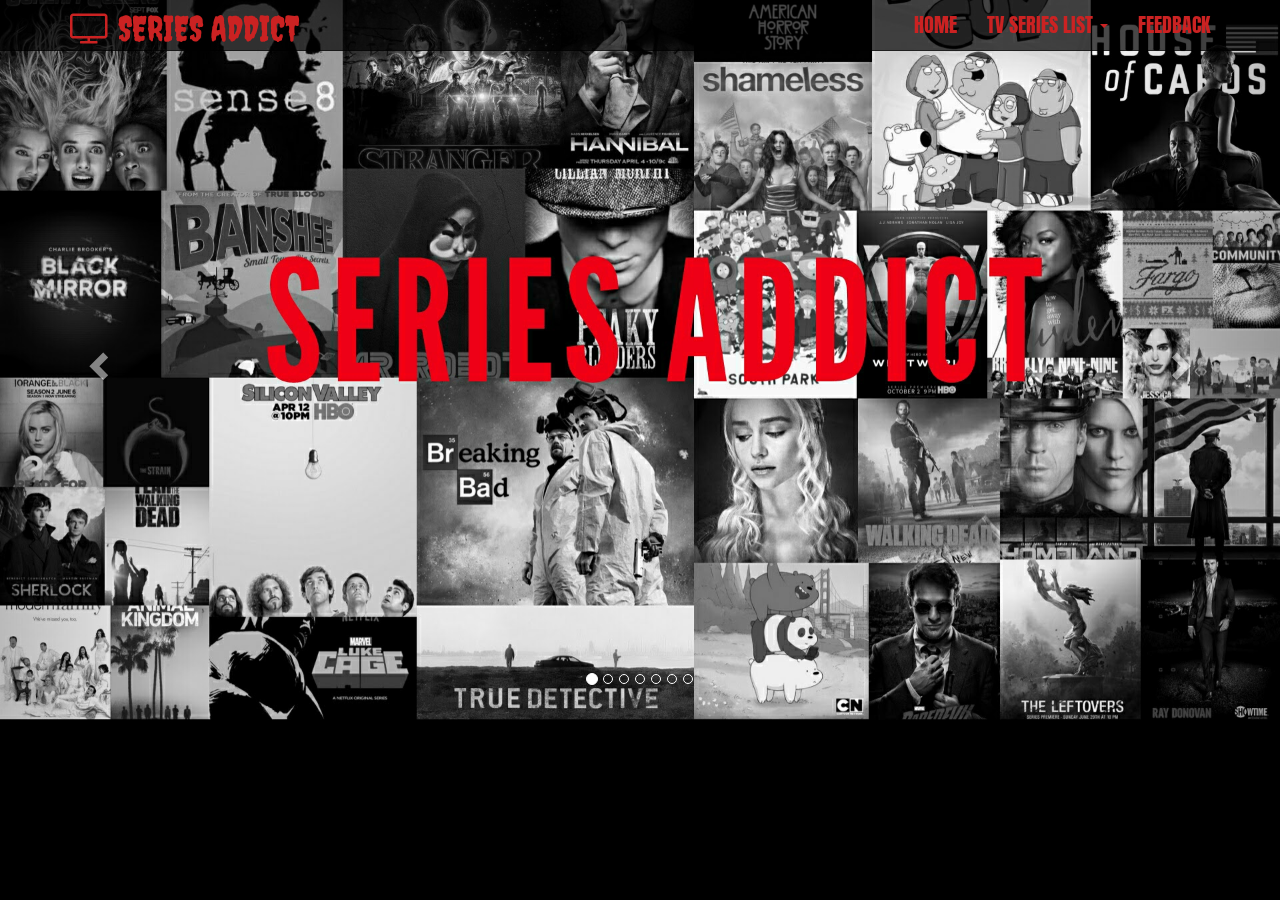
<file: index.html>
<!DOCTYPE html>
<html lang="en">

<head>
    <title>SERIES ADDICT</title>
    <meta charset="utf-8">
    <meta name="viewport" content="width=device-width, initial-scale=1">
    <link rel="stylesheet" href="https://maxcdn.bootstrapcdn.com/bootstrap/3.3.7/css/bootstrap.min.css">
    <script src="https://ajax.googleapis.com/ajax/libs/jquery/1.12.4/jquery.min.js"></script>
    <script src="https://maxcdn.bootstrapcdn.com/bootstrap/3.3.7/js/bootstrap.min.js"></script>
     <link href="css/font-awesome.css" rel="stylesheet">
    <link href="css/style.css" rel="stylesheet">
   
    <style>
        .navbar-default {
  background-color: rgba(0, 0, 0, 0.7);
  
}
        .carousel-inner > .item > img,
        .carousel-inner > .item > a > img {
            width: 100%;
            margin: auto;
            height: ;
        }
        body {background-color: black}
   
}
    </style>
</head>

<body>
    <div class="container-fluid">
        <div class="row">
            <div class="navbar navbar-default navbar-fixed-top">
                <div class="container">
                    <div class="navbar-header">
                        <a href="index.html" class="navbar-brand">
                            <p><i class="fa fa-television fa-spin"></i> SERIES ADDICT</p>
                        </a>
                        <button type="button" class="navbar-toggle" data-toggle="collapse" data-target="#responsive-menu"> <span class="sr-only">Open navigation</span> <span class="icon-bar"></span> <span class="icon-bar"></span> <span class="icon-bar"></span> </button>
                    </div>
                    <div class="collapse navbar-collapse" id="responsive-menu">
                        <ul class="nav navbar-nav navbar-right">
                            <li><a href="index.html">HOME</a></li>
                            <li class="dropdown"> <a href="#" class="dropdown-toggle" data-toggle="dropdown">TV SERIES LIST <b class="caret"></b></a>
                                <ul class="dropdown-menu">
                                    <li><a href="ahs.html">AMERICAN HORROR STORY</a></li>
                                    <li><a href="brickleberry.html">BRICKLEBERRY</a></li>
                                    <li><a href="got.html">GAME OF THRONES</a></li>
                                    <li><a href="htgawm.html">HOW TO GET AWAY WITH MURDER</a></li>
                                    <li><a href="mrrobot.html">MR. ROBOT</a></li>
                                    <li><a href="oitnb.html">ORANGE IS THE NEW BLACK</a></li>
                                </ul>
                            </li>
                            <li><a href="feedback.html">FEEDBACK</a></li>
                        </ul>
                    </div>
                </div>
            </div>
        </div>
    </div>
    
    <div class="container-fluid">
        <div class="row">
            <div class="cos-sm-12">
                <div id="myCarousel" class="carousel slide" data-ride="carousel" data-interval="3500" data-pause="hover">
                    <!-- Indicators -->
                    <ol class="carousel-indicators">
                        <li data-target="#myCarousel" data-slide-to="0" class="active"></li>
                        <li data-target="#myCarousel" data-slide-to="1"></li>
                        <li data-target="#myCarousel" data-slide-to="2"></li>
                        <li data-target="#myCarousel" data-slide-to="3"></li>
                        <li data-target="#myCarousel" data-slide-to="4"></li>
                        <li data-target="#myCarousel" data-slide-to="5"></li>
                        <li data-target="#myCarousel" data-slide-to="6"></li>
                    </ol>
                    <!-- Wrapper for slides -->
                     <div class="carousel-inner" role="listbox">
                        <div class="item active"> <img src="images/collage16.jpg" width="100%"> </div>
                        <div class="item">
                            <a href="ahs.html"> <img src="images/ahspost3.jpg" width="100%"> </a>
                        </div>
                        <div class="item">
                            <a href="htgawm.html"> <img src="images/htgawmpost.jpg" width="100%"> </a>
                        </div>
                        <div class="item">
                            <a href="oitnb.html"> <img src="images/oitnbpost.jpg" width="100%"></a>
                        </div>
                        <div class="item">
                            <a href="mrrobot.html"><img src="images/mrrobotpost.jpg" width="100%"> </a>
                        </div>
                        <div class="item">
                            <a href="got.html"> <img src="images/gotpost.jpg" width="100%"></a>
                        </div>
                        <div class="item">
                            <a href="brickleberry.html"><img src="images/brickleberrypost.png" width="100%"></a>
                        </div>
                    </div>
                    <!-- Left and right controls -->
                    <a class="left carousel-control" href="#myCarousel" role="button" data-slide="prev"> <span class="glyphicon glyphicon-chevron-left" aria-hidden="true"></span> <span class="sr-only">Previous</span> </a>
                    <a class="right carousel-control" href="#myCarousel" role="button" data-slide="next"> <span class="glyphicon glyphicon-chevron-right" aria-hidden="true"></span> <span class="sr-only">Next</span> </a>
                </div>
            </div>
        </div>
    </div>
</body>

</html>
</file>
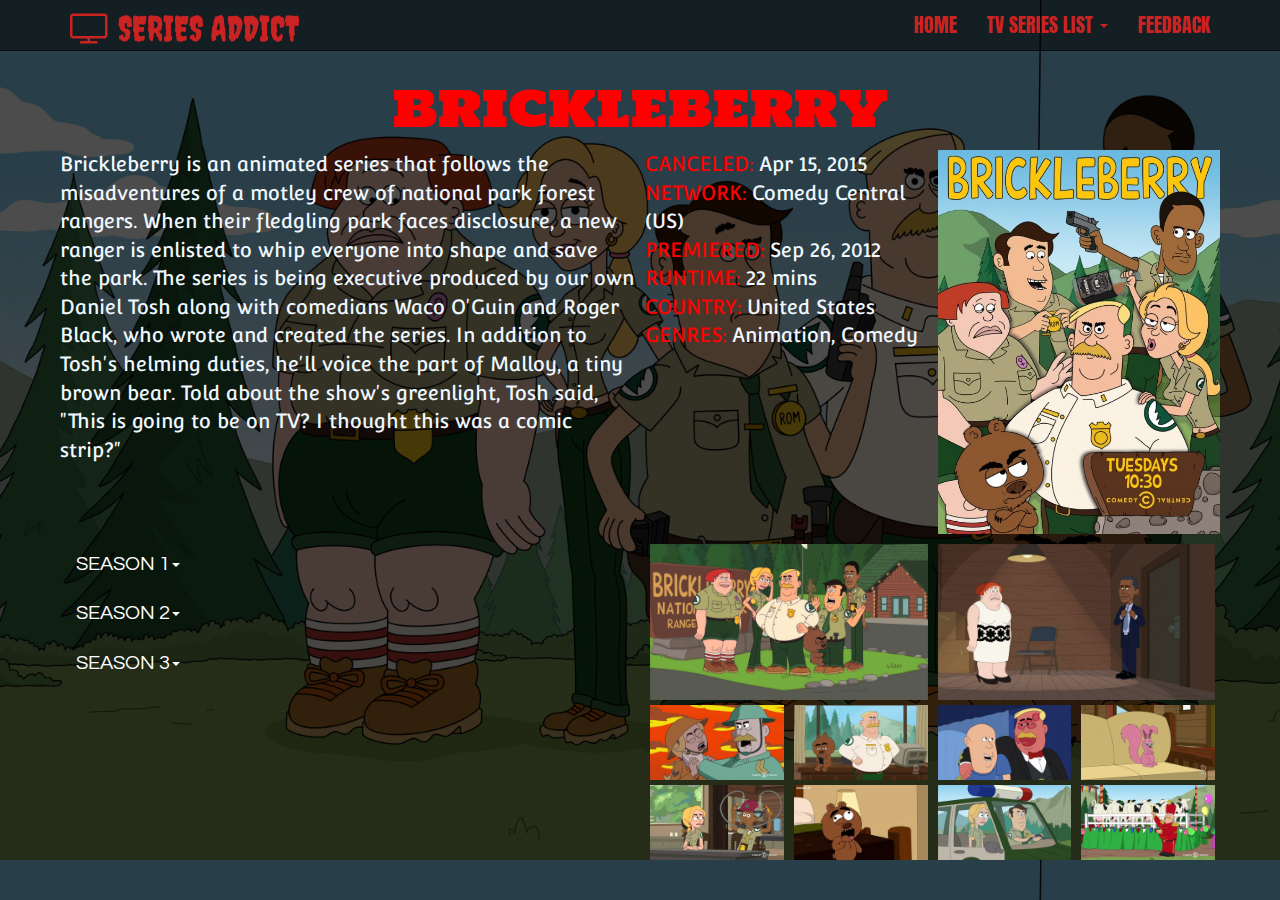
<file: brickleberry.html>
<!DOCTYPE html>
<html lang="en">

<head>
    <meta charset="utf-8">
    <meta http-equiv="X-UA-Compatible" content="IE=edge">
    <meta name="viewport" content="width=device-width, initial-scale=1">
    <!-- The above 3 meta tags *must* come first in the head; any other head content must come *after* these tags -->
    <title>BRICKLEBERRY</title>
    <!-- Bootstrap -->
    <link href="css/bootstrap.css" rel="stylesheet">
    <link href="css/style.css" rel="stylesheet">
    <link href="css/font-awesome.css" rel="stylesheet">
    <link rel="stylesheet" href="jquery/jquery.fancybox.css" type="text/css" media="screen">
    <style>
        body {
            background-image: url(images/brickleberry/back.jpg);
            background-size: cover;
            background-color: rgba(0, 0, 0, 0.7);
            background-blend-mode: multiply;
        }
    </style>
    
</head>

<body>
   
    <div class="container">
        <div class="row">
            <div class="navbar navbar-default navbar-fixed-top">
                <div class="container">
                    <div class="navbar-header">
                        <a href="index.html" class="navbar-brand">
                            <p><i class="fa fa-television"></i> SERIES ADDICT</p>
                        </a>
                        <button type="button" class="navbar-toggle" data-toggle="collapse" data-target="#responsive-menu"> <span class="sr-only">Open navigation</span> <span class="icon-bar"></span> <span class="icon-bar"></span> <span class="icon-bar"></span> </button>
                    </div>
                    <div class="collapse navbar-collapse" id="responsive-menu">
                        <ul class="nav navbar-nav navbar-right">
                            <li><a href="index.html">HOME</a></li>
                            <li class="dropdown"> <a href="#" class="dropdown-toggle" data-toggle="dropdown">TV SERIES LIST <b class="caret"></b></a>
                                <ul class="dropdown-menu">
                                    <li><a href="ahs.html">AMERICAN HORROR STORY</a></li>
                                    <li><a href="brickleberry.html">BRICKLEBERRY</a></li>
                                    <li><a href="got.html">GAME OF THRONES</a></li>
                                    <li><a href="htgawm.html">HOW TO GET AWAY WITH MURDER</a></li>
                                    <li><a href="mrrobot.html">MR. ROBOT</a></li>
                                    <li><a href="oitnb.html">ORANGE IS THE NEW BLACK</a></li>
                                </ul>
                            </li>
                            <li><a href="feedback.html">FEEDBACK</a></li>
                        </ul>
                    </div>
                </div>
            </div>
        </div>
    </div>
    <h1>BRICKLEBERRY</h1>
    <div class="container">
        <div class="row">
            <div class="col-sm-6" id="review">Brickleberry is an animated series that follows the misadventures of a motley crew of national park forest rangers. When their fledgling park faces disclosure, a new ranger is enlisted to whip everyone into shape and save the park. The series is being executive produced by our own Daniel Tosh along with comedians Waco O'Guin and Roger Black, who wrote and created the series. In addition to Tosh's helming duties, he'll voice the part of Malloy, a tiny brown bear. Told about the show's greenlight, Tosh said, "This is going to be on TV? I thought this was a comic strip?"</div>
            <div class="col-sm-3" id="info"> <span id="p1">CANCELED:</span> Apr 15, 2015<br>
                <span id="p1">NETWORK:</span> Comedy Central (US)<br>
                <span id="p1">PREMIERED:</span> Sep 26, 2012<br>
                <span id="p1">RUNTIME:</span> 22 mins<br>
                <span id="p1">COUNTRY:</span> United States<br>
                <span id="p1">GENRES:</span> Animation, Comedy</div>
            <div class="col-sm-3"> <img src="images/brickleberry/main.jpg" width="100%"> </div>
        </div>
    </div>
    <div class="container">
        <div class="row">
            <div class="col-sm-2" id="seasons">
                <div class="tabbable">
                    <ul class="nav nav-tabs">
                        <li class="dropdown"> <a class="dropdown-toggle" data-toggle="dropdown" href="#">SEASON 1<b class="caret"></b>
                            </a>
                            <ul class="dropdown-menu dropdown-menu-up"> 
                            <a href="#tab11" data-toggle="tab"> EPISODE 1  </a> 
                            <a href="#tab12" data-toggle="tab"> EPISODE 2</a> 
                            <a href="#tab13" data-toggle="tab"> EPISODE 3</a>
                            <a href="#tab14" data-toggle="tab"> EPISODE 4</a>
                            <a href="#tab15" data-toggle="tab"> EPISODE 5</a>
                            <a href="#tab16" data-toggle="tab"> EPISODE 6</a>
                            <a href="#tab17" data-toggle="tab"> EPISODE 7</a>
                            <a href="#tab18" data-toggle="tab"> EPISODE 8</a>
                            <a href="#tab19" data-toggle="tab"> EPISODE 9</a>
                            <a href="#tab110" data-toggle="tab"> EPISODE 10</a>
                            </ul>
                        </li>
                        <li class="dropdown"> <a class="dropdown-toggle" data-toggle="dropdown" href="#">SEASON 2<b class="caret"></b>
                            </a>
                            <ul class="dropdown-menu"> 
                            <a href="#tab21" data-toggle="tab"> EPISODE 1</a> 
                            <a href="#tab22" data-toggle="tab"> EPISODE 2</a> 
                            <a href="#tab23" data-toggle="tab"> EPISODE 3</a>
                            <a href="#tab24" data-toggle="tab"> EPISODE 4</a>
                            <a href="#tab25" data-toggle="tab"> EPISODE 5</a>
                            <a href="#tab26" data-toggle="tab"> EPISODE 6</a>
                            <a href="#tab27" data-toggle="tab"> EPISODE 7</a>
                            <a href="#tab28" data-toggle="tab"> EPISODE 8</a>
                            <a href="#tab29" data-toggle="tab"> EPISODE 9</a>
                            <a href="#tab210" data-toggle="tab"> EPISODE 10</a>
                            <a href="#tab211" data-toggle="tab"> EPISODE 11</a>
                            <a href="#tab212" data-toggle="tab"> EPISODE 12</a>
                            <a href="#tab213" data-toggle="tab"> EPISODE 13</a>
                            </ul>
                        </li>
                        <li class="dropdown"> <a class="dropdown-toggle" data-toggle="dropdown" href="#">SEASON 3<b class="caret"></b>
                            </a>
                            <ul class="dropdown-menu"> 
                            <a href="#tab31" data-toggle="tab"> EPISODE 1</a> 
                            <a href="#tab32" data-toggle="tab"> EPISODE 2</a> 
                            <a href="#tab33" data-toggle="tab"> EPISODE 3</a>
                            <a href="#tab34" data-toggle="tab"> EPISODE 4</a>
                            <a href="#tab35" data-toggle="tab"> EPISODE 5</a>
                            <a href="#tab36" data-toggle="tab"> EPISODE 6</a>
                            <a href="#tab37" data-toggle="tab"> EPISODE 7</a>
                            <a href="#tab38" data-toggle="tab"> EPISODE 8</a>
                            <a href="#tab39" data-toggle="tab"> EPISODE 9</a>
                            <a href="#tab310" data-toggle="tab"> EPISODE 10</a>
                            <a href="#tab311" data-toggle="tab"> EPISODE 11</a>
                            <a href="#tab312" data-toggle="tab"> EPISODE 12</a>
                            <a href="#tab313" data-toggle="tab"> EPISODE 13</a>
                            </ul>
                        </li>
                        
                    </ul>
                    </ul>
                </div>
            </div>
            <div class="col-sm-4" id="series">
                <div class="tab-content">
                    <div class="tab-pane fade in" id="tab11">
                        <p>1x01 Welcome to Brickleberry<br>
Series Premiere— September 26, 2012 5:30 AM<br>
A new ranger comes to town; Malloy is put on a diet.</p>
                    </div>
                    <div class="tab-pane fade in" id="tab12">
                        <p>1x02 2 Weeks Notice<br>
October 3, 2012 5:30 AM<br>
Ethel runs a camp for the blind; Steve sleeps with a hooker after a bad speed dating incident, contracts cana-syphil-aids, and is told he only has two weeks to live</p>
                    </div>
                    <div class="tab-pane fade in" id="tab13">
                        <p>1x03 Saved by the Balls<br>
October 10, 2012 5:30 AM<br>
While under cover looking for pot farmers growing their crop in Brickleberry, Steve and Denzel make a promise to the Russian mob that they can grow an entire pot crop overnight</p>
                    </div>
                    <div class="tab-pane fade in" id="tab14">
                        <p>1x04 Squabbits<br>
October 17, 2012 5:30 AM<br>
In an effort to compete with Yellowstone, Woody asks the team to come up with the cutest animal in the world. Steve creates a Squabbit - half squirrel, half rabbit.</p>
                    </div>
                    <div class="tab-pane fade in" id="tab15">
                        <p>1x05 Race Off<br>
October 24, 2012 5:30 AM<br>
Secretary of the Interior Kirk Sanders visits the park and in an effort to impress him, Woody sets the park on fire.</p>
                    </div>
                    <div class="tab-pane fade in" id="tab16">
                        <p>1x06 Gay Bomb<br>
October 31, 2012 5:30 AM<br>
Woody allows the Jesus Hates Homos Church to hold their meeting at Brickleberry. Connie takes off, because it was this church that tried to 'fix' her gay-ness.</p>
                    </div>
                    <div class="tab-pane fade in" id="tab17">
                        <p>1x07 Hello Dottie<br>
November 14, 2012 6:30 AM<br>
The rangers begin making demands when they become fed up with the conditions at the park; After Woody becomes impressed with the computer help desk workers in India, he decides to outsource the ranger positions to 'dot-bots.'</p>
                    </div>
                    <div class="tab-pane fade in" id="tab18">
                        <p>1x08 Steve's Bald<br>
November 21, 2012 6:30 AM<br>
The rangers discover that Steve wears a toupee while they prepare for the annual Ranger Ball; in an effort to re-grow his hair and feel better about himself, Steve becomes Bigfoot which makes him a celebrity.</p>
                    </div>
                    <div class="tab-pane fade in" id="tab19">
                        <p>1x09 Daddy Issues<br>
November 28, 2012 6:30 AM<br>
Steve finds his father, who is also the greatest park ranger Brickleberry has ever known, when he volunteers to track down what or who has been leaving the park strewn with half-eaten goats.</p>
                    </div>
                    <div class="tab-pane fade in" id="tab110">
                        <p>1x10 The Dam Show<br>
December 5, 2012 6:30 AM<br>
The dam that holds back Brickleberry River is destroyed by fireworks set off in honor of Woody's birthday. The park floods and the rangers, along with the rest of the survivors, must re-form society on the island.</p>
                    </div>
<!--SEASON2-->      <div class="tab-pane fade in" id="tab21">
                        <p>2x01 Miracle Lake<br>
Season Premiere— September 4, 2013 5:30 AM<br>
                            Woody discovers that Brickleberry Lake heals all wounds and becomes an evangelist; Ethel and Denzel discover Crog while they are trying to show Malloy snow for the first time.</p>
                    </div>
                    <div class="tab-pane fade in" id="tab22">
                        <p>2x02 The Comeback<br>
September 11, 2013 5:30 AM<br>
Woody's past life as a porn star is discovered by the rangers; Malloy tries to resurrect his career; Steve brings Denzel up to speed on the Brickleberry ghost.</p>
                    </div>
                    <div class="tab-pane fade in" id="tab23">
                        <p>2x03 Woody's Girl<br>
September 18, 2013 5:30 AM<br>
After having a stroke, Woody decides to do yoga and joins a cult led by Astral; Woody is lead to the edge of Brickleberry cliff with the rest of Astral's cult followers.</p>
                    </div>
                    <div class="tab-pane fade in" id="tab24">
                        <p>2x04 Trailer Park<br>
September 25, 2013 5:30 AM<br>
When it's revealed that Bobby is actually the heir to Brickleberry, Bobby and BoDean throw the rangers out and turn Brickleberry into a trailer park.</p>
                    </div>
                    <div class="tab-pane fade in" id="tab25">
                        <p>2x05 Crippleberry<br>
October 2, 2013 5:30 AM<br>
The carnival comes to Brickleberry with a freaky sideshow that Connie obsesses over; when Steve gets hurt, Malloy gets a job as his lawyer and forces changes to bring the park up to code.</p>
                    </div>
                    <div class="tab-pane fade in" id="tab26">
                        <p>2x06 Ranger Games<br>
October 9, 2013 5:30 AM<br>
Brickleberry is finally allowed to compete in the annual Ranger Games again, and hopefully unseat Yellowstone; even though Steve shows that he is good at something, that doesn't stop Woody from bringing in a ringer who turns out to be a terrorist.</p>
                    </div>
                    <div class="tab-pane fade in" id="tab27">
                        <p>2x07 My Way or the Highway<br>
October 16, 2013 5:30 AM<br>
Ethel brings the governor to Brickleberry for a political rally and Woody upsets her. When the rangers wake up the following morning to a superhighway running through Brickleberry, Woody sets out to unseat the governor.</p>
                    </div>
                    <div class="tab-pane fade in" id="tab28">
                        <p>2x08 Little Boy Malloy<br>
October 23, 2013 5:30 AM<br>
A visit from Ethel's more impressive sister leads her to drug and shave Malloy to pass him off as her child; Connie masquerades as her husband, Connor.</p>
                    </div>
                    <div class="tab-pane fade in" id="tab29">
                        <p>2x09 The Animals Strike Back<br>
October 30, 2013 5:30 AM<br>
Led by Moose Nazir, the animals of Brickleberry revolt and want Malloy to take back the park; Steve works hard to prevent Malloy from finding out that it was actually he who killed Malloy's parents.</p>
                    </div>
                    <div class="tab-pane fade in" id="tab210">
                        <p>2x10 Scared Straight<br>
November 6, 2013 6:30 AM<br>
Denzel calls asks his old Detroit gang to help him scare Malloy straight.</p>
                    </div>
                     <div class="tab-pane fade in" id="tab211">
                        <p>2x11 Trip to Mars<br>
November 13, 2013 6:30 AM<br>
Brickleberry is selected to play a part in the Mars landing; the natives are relocated to Hazelhurst Mall.</p>
                    </div>
                     <div class="tab-pane fade in" id="tab212">
                        <p>2x12 My Favorite Bear<br>
November 20, 2013 6:30 AM<br>
Steve's childhood hero, Flamey the Bear, comes to Brickleberry for the re-opening of the forest.</p>
                    </div>
                     <div class="tab-pane fade in" id="tab213">
                        <p>2x13 A-Park-a-Lypse<br>
November 27, 2013 6:30 AM<br>
Connie gives birth to the anti-christ, which sets off a volcano within Mount Brickleberry; Denzel senses a wrongness with the new baby.</p>
                    </div>
                    <!--SEASON3-->      <div class="tab-pane fade in" id="tab31">
                        <p>3x01 Obamascare<br>
Season Premiere— September 17, 2014 5:30 AM<br>
President Obama visits Brickleberry; Woody gets shot and realizes that a clause hidden deep within Obamacare results in him and Steve being sewn together.</p>
                    </div>
                    <div class="tab-pane fade in" id="tab32">
                        <p>3x02 In Da Club<br>
September 24, 2014 5:30 AM<br>
Woody is extremely upset when he is denied access to an exclusive country club but Denzel gets in; Malloy's anal glands.</p>
                    </div>
                    <div class="tab-pane fade in" id="tab33">
                        <p>3x03 Miss National Park<br>
October 1, 2014 5:30 AM<br>
Ethel and Connie compete against each other at the Miss National Park beauty pageant; Denzel and Steve decide to have a threesome when they learn they are dating the same woman.</p>
                    </div>
                    <div class="tab-pane fade in" id="tab34">
                        <p>3x04 That Brother's My Father<br>
October 8, 2014 5:30 AM<br>
Denzel marries Woody's mother; Connie has an unhealthy obsession with "Wheel of Fortune" host Pat Sajak. </p>
                    </div>
                    <div class="tab-pane fade in" id="tab35">
                        <p>3x05 Write 'Em Cowboy<br>
October 15, 2014 5:30 AM<br>
Denzel helps Steve launch a career as a gay country music star; a granted wish turns Malloy into a full-size bear.</p>
                    </div>
                    <div class="tab-pane fade in" id="tab36">
                        <p>3x06 Old Wounds<br>
October 22, 2014 5:30 AM<br>
The Secretary of the Interior visits Brickleberry and demotes Woody; Denzel becomes a new man after he gives up smoking weed.</p>
                    </div>
                    <div class="tab-pane fade in" id="tab37">
                        <p>3x07 Baby Daddy<br>
October 29, 2014 5:30 AM<br>
While she is drunk, Ethel sleeps with Steve and gets pregnant; the rangers get committed to a mental hospital.</p>
                    </div>
                    <div class="tab-pane fade in" id="tab38">
                        <p>3x08 Steve the Fearless Pilot<br>
November 5, 2014 6:30 AM<br>
When hypnosis on Steve goes horribly wrong, he starts acting like a swashbuckling pirate; Connie and Denzel get stranded on a lesbian island paradise.</p>
                    </div>
                    <div class="tab-pane fade in" id="tab39">
                        <p>3x09 High Stakes<br>
November 12, 2014 6:30 AM<br>
Woody befriends a corrupt mayor and loses the park to him in a poker bet, and Malloy must breed with an unattractive bear to continue his species.</p>
                    </div>
                    <div class="tab-pane fade in" id="tab310">
                        <p>3x10 Amber Alert<br>
November 19, 2014 6:30 AM<br>
Ethel feels threatened by a hot new female ranger, and Denzel is transferred to a secluded fire lookout tower.</p>
                    </div>
                     <div class="tab-pane fade in" id="tab311">
                        <p>3x11 Cops and Bottoms<br>
April 1, 2015 5:30 AM<br>
Steve becomes a cop and upsets a biker gang; Woody's hemorrhoid becomes a religious icon.</p>
                    </div>
                     <div class="tab-pane fade in" id="tab312">
                        <p>3x12 Campin' Ain't Easy<br>
April 8, 2015 5:30 AM<br>
Woody transforms the park into a Native American style summer camp.</p>
                    </div>
                     <div class="tab-pane fade in" id="tab313">
                        <p>3x13 Global Warning<br>
April 15, 2015 5:30 AM<br>
Woody tries to create the biggest carbon footprint ever while Ethel counteracts his behavior by becoming Amish with Connie. Meanwhile, Steve develops psychic powers and Denzel tries to help Malloy overcome his fear of cows.</p>
                    </div>
                    </div>
                
            </div>
            <div class="col-sm-6" id="gallery">
                <div class="col-sm-6">
                    <a class="fancyimage" data-fancybox-group="group" href="images/brickleberry/1.png"><img class="img-responsive" src="images/brickleberry/1.png"></a>
                </div>
                <div class="col-sm-6">
                    <a class="fancyimage" data-fancybox-group="group" href="images/brickleberry/2.jpg"><img class="img-responsive" src="images/brickleberry/2.jpg"></a>
                </div>
                <div class="col-sm-3">
                    <a class="fancyimage" data-fancybox-group="group" href="images/brickleberry/3.jpg"><img class="img-responsive" src="images/brickleberry/3.jpg"></a>
                </div>
                <div class="col-sm-3">
                    <a class="fancyimage" data-fancybox-group="group" href="images/brickleberry/4.jpg"><img class="img-responsive" src="images/brickleberry/4.jpg"></a>
                </div>
                <div class="col-sm-3">
                    <a class="fancyimage" data-fancybox-group="group" href="images/brickleberry/5.jpg"><img class="img-responsive" src="images/brickleberry/5.jpg"></a>
                </div>
                <div class="col-sm-3">
                    <a class="fancyimage" data-fancybox-group="group" href="images/brickleberry/6.jpg"><img class="img-responsive" src="images/brickleberry/6.jpg"></a>
                </div>
                <div class="col-sm-3">
                    <a class="fancyimage" data-fancybox-group="group" href="images/brickleberry/7.jpg"><img class="img-responsive" src="images/brickleberry/7.jpg"></a>
                </div>
                <div class="col-sm-3">
                    <a class="fancyimage" data-fancybox-group="group" href="images/brickleberry/8.jpg"><img class="img-responsive" src="images/brickleberry/8.jpg"></a>
                </div>
                <div class="col-sm-3">
                    <a class="fancyimage" data-fancybox-group="group" href="images/brickleberry/9.png"><img class="img-responsive" src="images/brickleberry/9.png"></a>
                </div>
                <div class="col-sm-3">
                    <a class="fancyimage" data-fancybox-group="group" href="images/brickleberry/10.jpg"><img class="img-responsive" src="images/brickleberry/10.jpg"></a>
                </div>
            </div>
        </div>
    </div>
    </div>
    <div class="container">
        <div class="row"> </div>
        <!-- jQuery (necessary for Bootstrap's JavaScript plugins) -->
        <script src="https://ajax.googleapis.com/ajax/libs/jquery/1.12.4/jquery.min.js"></script>
        <!-- Include all compiled plugins (below), or include individual files as needed -->
        <script src="js/bootstrap.js"></script>
        <script type="text/javascript" src="jquery/jquery.fancybox.pack.js"></script>
        <!-- Include all compiled plugins (below), or include individual files as needed -->
        <script type="text/javascript">
            $(document).ready(function () {
                $("a.fancyimage").fancybox();
            });
        </script>
</body>

</html>
</file>
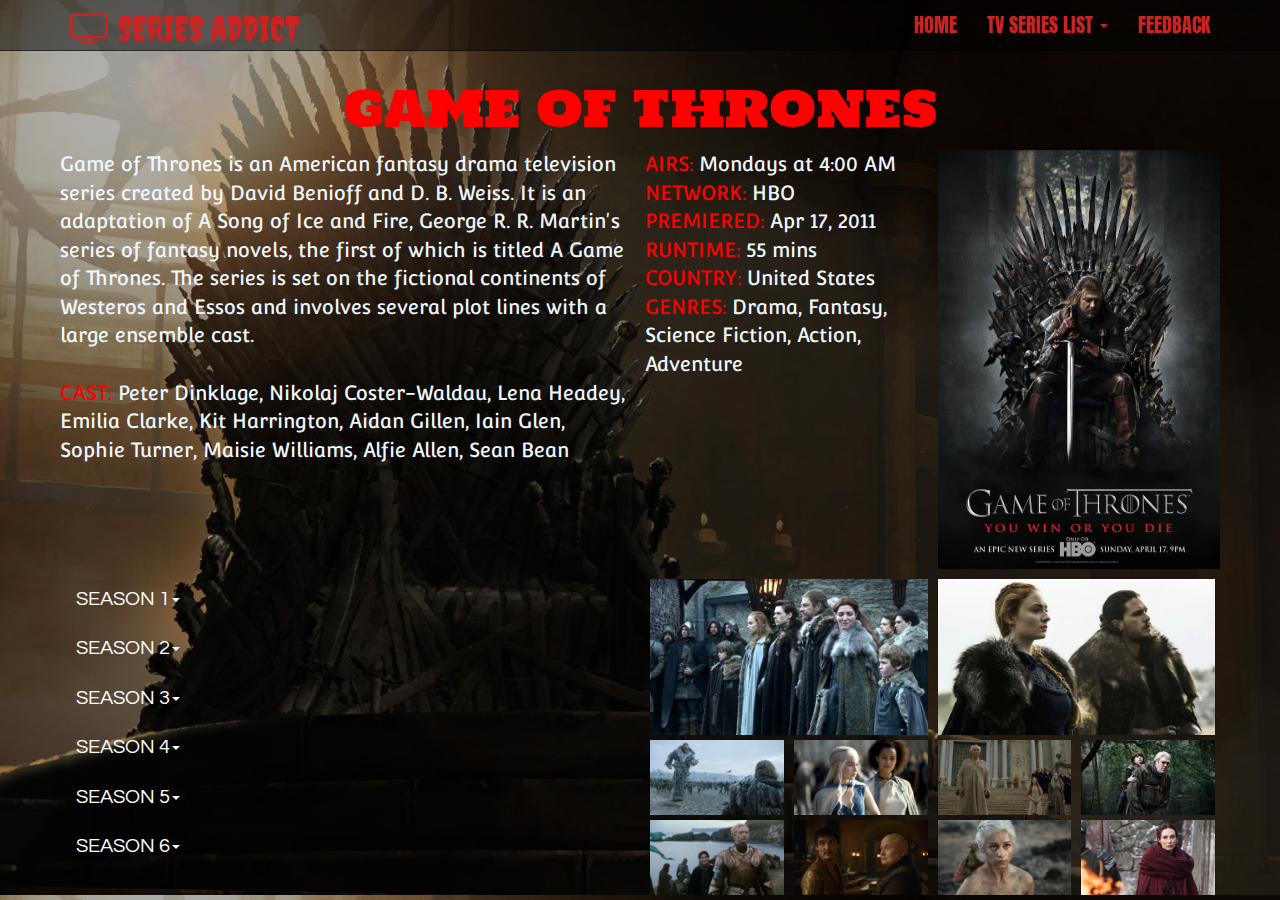
<file: got.html>
<!DOCTYPE html>
<html lang="en">

<head>
    <meta charset="utf-8">
    <meta http-equiv="X-UA-Compatible" content="IE=edge">
    <meta name="viewport" content="width=device-width, initial-scale=1">
    <!-- The above 3 meta tags *must* come first in the head; any other head content must come *after* these tags -->
    <title>GAME OF THRONES</title>
    <!-- Bootstrap -->
    <link href="css/bootstrap.css" rel="stylesheet">
    <link href="css/style.css" rel="stylesheet">
    <link href="css/font-awesome.css" rel="stylesheet">
    <link rel="stylesheet" href="jquery/jquery.fancybox.css" type="text/css" media="screen">
    <style>
        body {
            background-image: url(images/got/back3.jpg);
            background-size: cover;
            background-color: rgba(0, 0, 0, 0.3);
            background-blend-mode: multiply;
        }
       
    </style>
</head>

<body>
    <div class="container">
        <div class="row">
            <div class="navbar navbar-default navbar-fixed-top">
                <div class="container">
                    <div class="navbar-header">
                        <a href="index.html" class="navbar-brand">
                            <p><i class="fa fa-television"></i> SERIES ADDICT</p>
                        </a>
                        <button type="button" class="navbar-toggle" data-toggle="collapse" data-target="#responsive-menu"> <span class="sr-only">Open navigation</span> <span class="icon-bar"></span> <span class="icon-bar"></span> <span class="icon-bar"></span> </button>
                    </div>
                    <div class="collapse navbar-collapse" id="responsive-menu">
                        <ul class="nav navbar-nav navbar-right">
                            <li><a href="index.html">HOME</a></li>
                            <li class="dropdown"> <a href="#" class="dropdown-toggle" data-toggle="dropdown">TV SERIES LIST <b class="caret"></b></a>
                                <ul class="dropdown-menu">
                                    <li><a href="ahs.html">AMERICAN HORROR STORY</a></li>
                                    <li><a href="brickleberry.html">BRICKLEBERRY</a></li>
                                    <li><a href="got.html">GAME OF THRONES</a></li>
                                    <li><a href="htgawm.html">HOW TO GET AWAY WITH MURDER</a></li>
                                    <li><a href="mrrobot.html">MR. ROBOT</a></li>
                                    <li><a href="oitnb.html">ORANGE IS THE NEW BLACK</a></li>
                                </ul>
                            </li>
                            <li><a href="feedback.html">FEEDBACK</a></li>
                        </ul>
                    </div>
                </div>
            </div>
        </div>
    </div>
    <h1>GAME OF THRONES</h1>
    <div class="container">
        <div class="row">
            <div class="col-sm-6" id="review"> Game of Thrones is an American fantasy drama television series created by David Benioff and D. B. Weiss. It is an adaptation of A Song of Ice and Fire, George R. R. Martin's series of fantasy novels, the first of which is titled A Game of Thrones. The series is set on the fictional continents of Westeros and Essos and involves several plot lines with a large ensemble cast. <br>
            <br>
            <span id="p1">CAST:</span> Peter Dinklage, Nikolaj Coster-Waldau, Lena Headey, Emilia Clarke, Kit Harrington, Aidan Gillen, Iain Glen, Sophie Turner, Maisie Williams, Alfie Allen, Sean Bean</div>
            <div class="col-sm-3" id="info"> <span id="p1">AIRS:</span> Mondays at 4:00 AM
               <br> <span id="p1">NETWORK:</span> HBO
                <br> <span id="p1">PREMIERED:</span> Apr 17, 2011
                <br> <span id="p1">RUNTIME:</span> 55 mins
                <br> <span id="p1">COUNTRY:</span> United States
                <br> <span id="p1">GENRES:</span> Drama, Fantasy, Science Fiction, Action, Adventure </div>
            <div class="col-sm-3"> <img src="images/got/main.jpg" width="100%"> </div>
        </div>
    </div>
    <div class="container">
        <div class="row">
            <div class="col-sm-2" id="seasons">
                <div class="tabbable">
                    <ul class="nav nav-tabs">
                        <li class="dropdown"> <a class="dropdown-toggle" data-toggle="dropdown" href="#">SEASON 1<b class="caret"></b>
                            </a>
                            <ul class="dropdown-menu"> 
                            <a href="#tab11" data-toggle="tab"> EPISODE 1 </a> 
                            <a href="#tab12" data-toggle="tab"> EPISODE 2 </a>
                            <a href="#tab13" data-toggle="tab"> EPISODE 3 </a> 
                            <a href="#tab14" data-toggle="tab"> EPISODE 4 </a>
                            <a href="#tab15" data-toggle="tab"> EPISODE 5 </a> 
                            <a href="#tab16" data-toggle="tab"> EPISODE 6 </a> 
                            <a href="#tab17" data-toggle="tab"> EPISODE 7 </a> 
                            <a href="#tab18" data-toggle="tab"> EPISODE 8 </a> 
                            <a href="#tab19" data-toggle="tab"> EPISODE 9 </a> 
                            <a href="#tab110" data-toggle="tab"> EPISODE 10 </a>    
                            </ul>
                        </li>
                        <li class="dropdown"> <a class="dropdown-toggle" data-toggle="dropdown" href="#">SEASON 2<b class="caret"></b>
                            </a>
                            <ul class="dropdown-menu"> 
                            <a href="#tab21" data-toggle="tab"> EPISODE 1 </a> 
                            <a href="#tab22" data-toggle="tab"> EPISODE 2 </a>
                            <a href="#tab23" data-toggle="tab"> EPISODE 3 </a> 
                            <a href="#tab24" data-toggle="tab"> EPISODE 4 </a>
                            <a href="#tab25" data-toggle="tab"> EPISODE 5 </a> 
                            <a href="#tab26" data-toggle="tab"> EPISODE 6 </a> 
                            <a href="#tab27" data-toggle="tab"> EPISODE 7 </a> 
                            <a href="#tab28" data-toggle="tab"> EPISODE 8 </a> 
                            <a href="#tab29" data-toggle="tab"> EPISODE 9 </a> 
                            <a href="#tab210" data-toggle="tab"> EPISODE 10 </a> 
                           </ul>
                        </li>
                        <li class="dropdown"> <a class="dropdown-toggle" data-toggle="dropdown" href="#">SEASON 3<b class="caret"></b>
                            </a>
                            <ul class="dropdown-menu"> 
                            <a href="#tab31" data-toggle="tab"> EPISODE 1</a> 
                            <a href="#tab32" data-toggle="tab"> EPISODE 2</a>
                            <a href="#tab33" data-toggle="tab"> EPISODE 3</a> 
                            <a href="#tab34" data-toggle="tab"> EPISODE 4</a>
                            <a href="#tab35" data-toggle="tab"> EPISODE 5</a> 
                            <a href="#tab36" data-toggle="tab"> EPISODE 6</a> 
                            <a href="#tab37" data-toggle="tab"> EPISODE 7</a> 
                            <a href="#tab38" data-toggle="tab"> EPISODE 8</a> 
                            <a href="#tab39" data-toggle="tab"> EPISODE 9</a> 
                            <a href="#tab310" data-toggle="tab"> EPISODE 10</a> 
                            </ul>
                        </li>
                        <li class="dropdown"> <a class="dropdown-toggle" data-toggle="dropdown" href="#">SEASON 4<b class="caret"></b>
                            </a>
                            <ul class="dropdown-menu"> 
                            <a href="#tab41" data-toggle="tab"> EPISODE 1</a> 
                            <a href="#tab42" data-toggle="tab"> EPISODE 2</a>
                            <a href="#tab43" data-toggle="tab"> EPISODE 3</a> 
                            <a href="#tab44" data-toggle="tab"> EPISODE 4</a>
                            <a href="#tab45" data-toggle="tab"> EPISODE 5</a> 
                            <a href="#tab46" data-toggle="tab"> EPISODE 6</a> 
                            <a href="#tab47" data-toggle="tab"> EPISODE 7</a> 
                            <a href="#tab48" data-toggle="tab"> EPISODE 8</a> 
                            <a href="#tab49" data-toggle="tab"> EPISODE 9</a> 
                            <a href="#tab410" data-toggle="tab"> EPISODE 10</a> 
                             </ul>
                        </li>
                        <li class="dropdown"> <a class="dropdown-toggle" data-toggle="dropdown" href="#">SEASON 5<b class="caret"></b>
                            </a>
                            <ul class="dropdown-menu"> 
                            <a href="#tab51" data-toggle="tab"> EPISODE 1</a> 
                            <a href="#tab52" data-toggle="tab"> EPISODE 2</a>
                            <a href="#tab53" data-toggle="tab"> EPISODE 3</a> 
                            <a href="#tab54" data-toggle="tab"> EPISODE 4</a>
                            <a href="#tab55" data-toggle="tab"> EPISODE 5</a> 
                            <a href="#tab56" data-toggle="tab"> EPISODE 6</a> 
                            <a href="#tab57" data-toggle="tab"> EPISODE 7</a> 
                            <a href="#tab58" data-toggle="tab"> EPISODE 8</a> 
                            <a href="#tab59" data-toggle="tab"> EPISODE 9</a> 
                            <a href="#tab510" data-toggle="tab"> EPISODE 10</a> 
                            </ul>
                        </li>
                        <li class="dropdown"> <a class="dropdown-toggle" data-toggle="dropdown" href="#">SEASON 6<b class="caret"></b>
                            </a>
                            <ul class="dropdown-menu"> 
                            <a href="#tab61" data-toggle="tab"> EPISODE 1</a> 
                            <a href="#tab62" data-toggle="tab"> EPISODE 2</a>
                            <a href="#tab63" data-toggle="tab"> EPISODE 3</a> 
                            <a href="#tab64" data-toggle="tab"> EPISODE 4</a>
                            <a href="#tab65" data-toggle="tab"> EPISODE 5</a> 
                            <a href="#tab66" data-toggle="tab"> EPISODE 6</a> 
                            <a href="#tab67" data-toggle="tab"> EPISODE 7</a> 
                            <a href="#tab68" data-toggle="tab"> EPISODE 8</a> 
                            <a href="#tab69" data-toggle="tab"> EPISODE 9</a> 
                            <a href="#tab610" data-toggle="tab"> EPISODE 10</a> 
                            </ul>
                        </li>
                    </ul>
                    </ul>
                </div>
            </div>
            <div class="col-sm-4" id="series">
                <div class="tab-content">
                    <div class="tab-pane fade in" id="tab11">
                        <p>1x01 Winter Is Coming<br>
Series Premiere— April 18, 2011 4:00 AM<br>
Ned Stark, Lord of Winterfell learns that his mentor, Jon Arryn, has died and that King Robert is on his way north to offer Ned Arryn’s position as the King’s Hand. Across the Narrow Sea in Pentos, Viserys Targaryen plans to wed his sister Daenerys to the nomadic Dothraki warrior leader, Khal Drogo to forge an alliance to take the throne.</p>
                    </div>
                    <div class="tab-pane fade in" id="tab12">
                        <p>1x02 The Kingsroad<br>
April 25, 2011 4:00 AM<br>
Having agreed to become the King’s Hand, Ned leaves Winterfell with daughters Sansa and Arya, while Catelyn stays behind in Winterfell. Jon Snow heads north to join the brotherhood of the Night’s Watch. Tyrion decides to forego the trip south with his family, instead joining Jon in the entourage heading to the Wall. Viserys bides his time in hopes of winning back the throne, while Daenerys focuses her attention on learning how to please her new husband, Drogo.</p>
                    </div>
                    <div class="tab-pane fade in" id="tab13">
                        <p>1x03 Lord Snow<br>
May 2, 2011 4:00 AM<br>
Arriving at King’s Landing, Ned is shocked to learn of the Crown’s profligacy from his new advisors. At Castle Black, Jon Snow impresses Tyrion at the expense of greener recruits. Suspecting the Lannisters had a hand in Bran’s fall, Catelyn covertly follows her husband to King’s Landing, where she is intercepted by Petyr Baelish, a.k.a. “Littlefinger,” a shrewd longtime ally and brothel owner. Cersei and Jaime ponder the implications of Bran’s recovery; Arya studies swordsmanship. On the road to Vaes Dothrak, Daenerys finds herself at odds with Viserys.</p>
                    </div>
                    <div class="tab-pane fade in" id="tab14">
                        <p>1x04 Cripples, Bastards, and Broken Things<br>
May 9, 2011 4:00 AM<br>
Ned looks for clues to the death of his predecessor, and uncovers one of King Robert’s bastards. Robert and his guests witness a tournament honoring Ned. Jon takes measures to protect Sam from further abuse at Castle Black; a frustrated Viserys clashes with Daenerys in Vaes Dothrak; Sansa imagines her future as a queen, while Arya envisions a far different future. Catelyn rallies her husband’s allies to make a point, while Tyrion finds himself caught in the wrong place at the wrong time.</p>
                    </div>
                    <div class="tab-pane fade in" id="tab15">
                        <p>1x05 The Wolf and the Lion<br>
May 16, 2011 4:00 AM<br>
Incensed over news of Daenerys’ alliance with the Dothrakis, Robert orders a preemptive strike on the Targaryens that drives a wedge in his relationship with Ned. A captive Tyrion helps Catelyn, but receives a cold reception at the Eyrie from her sister, Jon Arryn’s widow Lysa. Sansa is charmed by the dashing Ser Loras Tyrell, a.k.a. the Knight of Flowers. Arya overhears a plot against her father.</p>
                    </div>
                    <div class="tab-pane fade in" id="tab16">
                        <p>1x06 A Golden Crown<br>
May 23, 2011 4:00 AM<br>
Reinstated as the Hand, Ned sits for the King while Robert is on a hunt. Ned issues a decree that could have long-term consequences throughout the Seven Kingdoms. At the Eyrie, Tyrion confesses to his "crimes," and demands that Lysa give him a trial by combat. Joffrey apologizes to Sansa. Viserys receives his final payment for Daenerys from Drogo.</p>
                    </div>
                    <div class="tab-pane fade in" id="tab17">
                        <p>1x07 You Win or You Die<br>
May 30, 2011 4:00 AM<br>
Explaining that the future of the Lannisters is at stake, Tywin presses Jaime to “be the man you were meant to be” as they prepare for battle. Ned confronts Cersei about the secrets that killed Jon Arryn. With the fate of the missing Benjen very much on his mind, Jon takes his Night’s Watch vows, though not with the assignment he coveted. After Ser Jorah saves Daenerys from treachery, an enraged Drogo vows to lead the Dothraki where they’ve never gone before. An injured Robert takes pains to ensure an orderly transition at King’s Landing.</p>
                    </div>
                    <div class="tab-pane fade in" id="tab18">
                        <p>1x08 The Pointy End<br>
June 6, 2011 4:00 AM<br>
In the aftermath of Ned's capture, Syrio and Arya face off against Lannister guards, while Cersei manipulates Sansa to her own ends. Robb rallies his father's northern allies against Tywin Lannister and heads south to war. Tyrion forms an uneasy alliance with the hill tribes and reunites with his father. Jon lashes out at Ser Alliser Thorne and battles a mysterious attacker from beyond the Wall. Dany is forced to reconcile her desire to conquer Westeros with Drogo's savagery after the Dothraki raid a peaceful village.</p>
                    </div>
                    <div class="tab-pane fade in" id="tab19">
                        <p>1x09 Baelor<br>
June 13, 2011 4:00 AM<br>
With Sansa's life in danger, Ned makes a fateful decision. Catelyn brokers an unsavory deal with the slippery Walder Frey. Tyrion acquires a mistress and is forced by his father to fight on the front lines. Robb wins his first major victory and captures a prized prisoner. Jon is rewarded for his valor and discovers a dark secret about Maester Aemon. As Drogo's wound festers, Dany defies her bloodrider Qotho and puts her trust in the enslaved witch Mirri Maz Duur.</p>
                    </div>
                    <div class="tab-pane fade in" id="tab110">
                        <p>1x10 Fire and Blood<br>
June 20, 2011 4:00 AM<br>
As tragic news spreads across the Seven Kingdoms, Bran and Rickon share a prophetic dream, Catelyn interrogates Jamie about her son's fall, and Robb's destiny is forever changed. After a surprising decision by his father, Tyrion heads south. Arya assumes a new identity in an attempt to escape King's Landing, and Sansa is terrorized by Joffrey. At the Wall, Jon is forced to choose between the Night's Watch and the family he left behind. Across the sea, Dany pays a terrible price for her love, but finds new hope.</p>
                    </div>
                    
            <!--SEASON2-->        <div class="tab-pane fade in" id="tab21">
                        <p>2x01 The North Remembers<br>
Season Premiere— April 2, 2012 4:00 AM<br>
As Robb Stark and his northern army continue the war against the Lannisters, Tyrion arrives in King’s Landing to counsel Joffrey and temper the young king’s excesses. On the island of Dragonstone, Stannis Baratheon plots an invasion to claim his late brother’s throne, allying himself with the fiery Melisandre, a strange priestess of a stranger god. Across the sea, Daenerys, her three young dragons, and the khalasar trek through the Red Waste in search of allies, or water. In the North, Bran presides over a threadbare Winterfell, while beyond the Wall, Jon Snow and the Night’s Watch must shelter with a devious wildling.</p>
                    </div>
                    <div class="tab-pane fade in" id="tab22">
                        <p>2x02 The Night Lands<br>
April 9, 2012 4:00 AM<br>
In the wake of a bloody purge in the capital, Tyrion chastens Cersei for alienating the king’s subjects. On the road north, Arya shares a secret with Gendry, a Night’s Watch recruit. With supplies dwindling, one of Dany’s scouts returns with news of their position. After nine years as a Stark ward, Theon Greyjoy reunites with his father Balon, who wants to restore the ancient Kingdom of the Iron Islands. Davos enlists Salladhor Saan, a pirate, to join forces with Stannis and Melisandre for a naval invasion of King’s Landing.</p>
                    </div>
                    <div class="tab-pane fade in" id="tab23">
                        <p>2x03 What is Dead May Never Die<br>
April 16, 2012 4:00 AM<br>
At the Red Keep, Tyrion plots three alliances through the promise of marriage. Catelyn arrives in the Stormlands to forge an alliance of her own, but King Renly, his new wife Margaery, and her brother Loras Tyrell have other plans. At Winterfell, Luwin tries to decipher Bran’s dreams.</p>
                    </div>
                    <div class="tab-pane fade in" id="tab24">
                        <p>2x04 Garden of Bones<br>
April 23, 2012 4:00 AM<br>
Joffrey punishes Sansa for Robb’s victories, and Tyrion scrambles to temper the king’s cruelty. Catelyn entreats Stannis and Renly to unite against the Lannisters. Dany and her khalasar arrive at the prosperous city of Qarth. Tyrion coerces a relative into being his eyes and ears. Arya and Gendry are taken to Harrenhal, where their lives are in the hands of Ser Gregor Clegane. Stannis orders Davos to smuggle Melisandre into a secret cove.</p>
                    </div>
                    <div class="tab-pane fade in" id="tab25">
                        <p>2x05 The Ghost of Harrenhal<br>
April 30, 2012 4:00 AM<br>
The Baratheon rivalry ends, driving Catelyn to flee and Littlefinger to act. At King’s Landing, Tyrion’s source alerts him to Joffrey’s defense plan - and a mysterious secret weapon. Theon sails to the Stony Shore to prove he’s worthy to be called Ironborn. At Harrenhal, Arya receives a promise from Jaqen H’ghar, one of the prisoners she saved from the Gold Cloaks. The Night’s Watch arrive at the Fist of the First Men, an ancient ringfort where they hope to stem the wildings' advance.</p>
                    </div>
                    <div class="tab-pane fade in" id="tab26">
                        <p>2x06 The Old Gods and the New<br>
May 7, 2012 4:00 AM<br>
Theon completes his master stroke. In King's Landing, the Lannisters send Myrcella off to be married. Arya comes face to face with a surprise visitor. Dany vows to take what is hers. Robb and Catelyn receive crucial news. Qhorin gives Jon a chance to prove himself.</p>
                    </div>
                    <div class="tab-pane fade in" id="tab27">
                        <p>2x07 A Man Without Honor<br>
May 14, 2012 4:00 AM<br>
Jamie meets a distant relative. Daenerys receives an invitation to the House of the Undying. Theon leads a search party. Jon loses his way in the wilderness. Cersei counsels Sansa.</p>
                    </div>
                    <div class="tab-pane fade in" id="tab28">
                        <p>2x08 The Prince of Winterfell<br>
May 21, 2012 4:00 AM<br>
Theon receives a visitor. Arya asks her third and last death from Jaqen. While Stannis' army is reaching its destination, Davos is offered a reward. Betrayal befalls Robb.</p>
                    </div>
                    <div class="tab-pane fade in" id="tab29">
                        <p>2x09 Blackwater<br>
May 28, 2012 4:00 AM<br>
Tyrion and the Lannisters fight for their lives as Stannis’ fleet assaults King’s Landing.</p>
                    </div>
                    <div class="tab-pane fade in" id="tab210">
                        <p>2x10 Valar Morghulis<br>
June 4, 2012 4:00 AM<br>
Tyrion awakens to a changed situation. King Joffrey doles out rewards to his subjects. As Theon stirs his men to action, Luwin offers some final advice. Brienne silences Jaime. Arya receives a gift from Jaqen. Dany goes to a strange place. Jon proves himself to Qhorin.</p>
                    </div>
                    
 <!--SEASON3-->        <div class="tab-pane fade in" id="tab31">
                        <p>3x01 Valar Dohaeris<br>
Season Premiere— April 1, 2013 4:00 AM<br>
Jon meets the King-Beyond-the-Wall while his Night Watch Brothers flee south. In King's Landing, Tyrion wants a reward, Margaery shows her charitable nature, Cersei arranges a dinner party, and Littlefinger offers to help Sansa. Across the Narrow Sea, Daenerys starts her journey west.</p>
                    </div>
                    <div class="tab-pane fade in" id="tab32">
                        <p>3x02 Dark Wings, Dark Words<br>
April 8, 2013 4:00 AM<br>
Sansa says too much. Shae asks Tyrion for a favor. Jaime finds a way to pass the time, while Arya encounters the Brotherhood Without Banners.</p>
                    </div>
                    <div class="tab-pane fade in" id="tab33">
                        <p>3x03 Walk of Punishment<br>
April 15, 2013 4:00 AM<br>
Tyrion shoulders new responsibilities. Jon is taken to the Fist of the First Men. Daenerys meets with the slavers. Jaime strikes a deal with his captors.</p>
                    </div>
                    <div class="tab-pane fade in" id="tab34">
                        <p>3x04 And Now His Watch Is Ended<br>
April 22, 2013 4:00 AM<br>
Trouble brews among the Night's Watch at Craster's. Margaery takes Joffrey out of his comfort zone. Arya meets the leader of the Brotherhood. Varys plots revenge on an old foe. Theon mournfully recalls his missteps. Daenerys deftly orchestrates her exit from Astapor.</p>
                    </div>
                    <div class="tab-pane fade in" id="tab35">
                        <p>3x05 Kissed by Fire<br>
April 29, 2013 4:00 AM<br>
The Hound is judged by the gods. Jaime is judged by men. Jon proves himself. Robb is betrayed. Tyrion learns the cost of weddings.</p>
                    </div>
                    <div class="tab-pane fade in" id="tab36">
                        <p>3x06 The Climb<br>
May 6, 2013 4:00 AM<br>
Tywin plans strategic unions for the Lannisters. Melisandre pays a visit to the Riverlands. Robb weighs a compromise to repair his alliance with House Frey. Roose Bolton decides what to do with Jaime Lannister. Jon, Ygritte, and the Wildlings face a daunting climb.</p>
                    </div>
                    <div class="tab-pane fade in" id="tab37">
                        <p>3x07 The Bear and the Maiden Fair<br>
May 13, 2013 4:00 AM<br>
Daenerys exchanges gifts with a slave lord outside of Yunkai. As Sansa frets about her prospects, Shae chafes at Tyrion’s new situation. Tywin counsels the king, and Melisandre reveals a secret to Gendry. Brienne faces a formidable foe in Harrenhal.</p>
                    </div>
                    <div class="tab-pane fade in" id="tab38">
                        <p>3x08 Second Sons<br>
May 20, 2013 4:00 AM<br>
King’s Landing hosts a wedding, and Tyrion and Sansa spend the night together. Daenerys meets the Titan’s Bastard. Davos demands proof from Melisandre. Sam and Gilly meet an older gentleman.</p>
                    </div>
                    <div class="tab-pane fade in" id="tab39">
                        <p>3x09 The Rains of Castamere<br>
June 3, 2013 4:00 AM<br>
Robb presents himself to Walder Frey, and Edmure meets his bride. Jon faces his harshest test yet. Bran discovers a new gift. Daario and Jorah debate how to take Yunkai. House Frey joins with House Tully.</p>
                    </div>
                    <div class="tab-pane fade in" id="tab310">
                        <p>3x10 Mhysa<br>
June 10, 2013 4:00 AM<br>
Joffrey challenges Tywin. Bran tells a ghost story. In Dragonstone, mercy comes from strange quarters. Daenerys waits to see if she is a conqueror or a liberator.</p>
                    </div>
                    
<!--SEASON4-->        <div class="tab-pane fade in" id="tab41">
                        <p>4x01 Two Swords<br>
Season Premiere— April 7, 2014 4:00 AM<br>
Tyrion welcomes a surprise guest to King’s Landing for the royal wedding, but fears he’s come to the Red Keep for something else. Meanwhile, Jon warns his skeptical Night’s Watch superiors about an impending attack. Jaime struggles to regain his status at home. Arya encounters a face from her past, and Daario Naharis discusses strategy with Daenerys on the journey to the slave city Meereen.</p></div>
                    <div class="tab-pane fade in" id="tab42">
                        <p>4x02 The Lion and the Rose<br>
April 14, 2014 4:00 AM<br>
A who’s who of honored guests turns out for Joffrey and Margaery’s wedding in King’s Landing, but the king’s taste in entertainment rubs many of them the wrong way. Meanwhile, Bronn gives a lesson to an unlikely pupil; Bran’s vision helps map out his journey; Stannis loses patience with Davos; and Ramsay takes a perverse delight in his new pet.</p>
                    </div>
                    <div class="tab-pane fade in" id="tab43">
                        <p>4x03 Breaker of Chains<br>
April 21, 2014 4:00 AM<br>
In the frenzied aftermath of the royal wedding, Tyrion gets a visit from a loyal subject, but wonders if anyone in his family will help him out of his current predicament. Meanwhile, Tywin offers to work for the common good with a presumed enemy. Sam takes stock of the personnel at Castle Black. The Hound gives another life lesson to Arya, and Daenerys makes a decision outside the walls of Meereen.</p>
                    </div>
                    <div class="tab-pane fade in" id="tab44">
                        <p>4x04 Oathkeeper<br>
April 28, 2014 4:00 AM<br>
Jon welcomes volunteers. Bran, Jojen, Meera and Hodor seek shelter. Jaime and Brienne discuss his honor. Daenerys balances justice and mercy.</p>
                    </div>
                    <div class="tab-pane fade in" id="tab45">
                        <p>4x05 First of His Name<br>
May 5, 2014 4:00 AM<br>
Jon starts a new mission. Cersei and Tywin consider the next move for the Crown. Daenerys makes plans for the future after hearing the latest news from King's Landing. Lord Baelish and Sansa reach their destination.</p>
                    </div>
                    <div class="tab-pane fade in" id="tab46">
                        <p>4x06 The Laws of Gods and Men<br>
May 12, 2014 4:00 AM<br>
Tyrion faces his father in the throne room. Stannis and Davos put their faith in a new strategy. Daenerys' sphere of influence expands.</p>
                    </div>
                    <div class="tab-pane fade in" id="tab47">
                        <p>4x07 Mockingbird<br>
May 19, 2014 4:00 AM<br>
Tyrion gains an unlikely ally. Daario asks Daenerys to allow him to do what he does best. Jon's warnings about the vulnerability of the Wall are ignored. Brienne follows a new lead. Arya and The Hound come across Rorge. Sansa discovers Littlefinger's true intentions for The Eyrie.</p>
                    </div>
                    <div class="tab-pane fade in" id="tab48">
                        <p>4x08 The Mountain and the Viper<br>
June 2, 2014 4:00 AM<br>
Unexpected visitors arrive in Mole's Town. Sam questions his decision regarding Gilly. Littlefinger's motives are questioned. Sansa is interrogated by Lord Royce. Arya and The Hound arrive at the Bloody Gate. Ramsay tries to prove himself to his father. Tyrion's fate is decided.</p>
                    </div>
                    <div class="tab-pane fade in" id="tab49">
                        <p>4x09 The Watchers on the Wall<br>
June 9, 2014 4:00 AM<br>
The Night's Watch attempts to defend Castle Black against Mance Rayder's massive wildling army, who plan to siege the fortress from the north, while a secret garrison of wildlings, including Ygritte, are poised to launch a surprise attack from the south.</p>
                    </div>
                    <div class="tab-pane fade in" id="tab410">
                        <p>4x10 The Children<br>
June 16, 2014 4:00 AM<br>
Circumstances change after an unexpected arrival from north of the Wall. Daenerys must face harsh realities. Bran learns more about his destiny. Tyrion sees the truth about his situation.</p>
                    </div>
                    
<!--SEASON5-->        <div class="tab-pane fade in" id="tab51">
                        <p>5x01 The Wars to Come<br>
Season Premiere— April 13, 2015 4:00 AM<br>
Cersei and Jaime adjust to a world without Tywin; Varys reveals a conspiracy to Tyrion; Daenerys faces a new threat to her rule; Jon is caught between two kings.</p>
                    </div>
                    <div class="tab-pane fade in" id="tab52">
                        <p>5x02 The House of Black and White<br>
April 20, 2015 4:00 AM<br>
Arya arrives in Braavos; Podrick and Brienne run into trouble on the road; Cersei fears for her daughter's safety in Dorne as Ellaria Sand seeks revenge for Oberyn's death. Stannis tempts Jon; an adviser tempts Daenerys.</p>
                    </div>
                    <div class="tab-pane fade in" id="tab53">
                        <p>5x03 High Sparrow<br>
April 27, 2015 4:00 AM<br>
In Braavos, Arya sees the Many-Faced God; In King's Landing, Queen Margaery enjoys her new husband; Tyrion and Varys walk the Long Bridge of Volantis.</p>
                    </div>
                    <div class="tab-pane fade in" id="tab54">
                        <p>5x04 Sons of the Harpy<br>
May 4, 2015 4:00 AM<br>
The Faith Militant grow increasingly aggressive. Jaime and Bronn head south. Ellaria and the Sand Snakes vow vengeance.</p>
                    </div>
                    <div class="tab-pane fade in" id="tab55">
                        <p>5x05 Kill the Boy<br>
May 11, 2015 4:00 AM<br>
Daenerys makes a difficult decision in Meereen; Jon recruits the help of an unexpected ally; Brienne searches for Sansa; Theon remains under Ramsay’s control.</p>
                    </div>
                    <div class="tab-pane fade in" id="tab56">
                        <p>5x06 Unbowed, Unbent, Unbroken<br>
May 18, 2015 4:00 AM<br>
Arya trains. Jorah and Tyrion run into slavers. Trystane and Myrcella make plans. Jaime and Bronn reach their destination. The Sand Snakes attack.</p>
                    </div>
                    <div class="tab-pane fade in" id="tab57">
                        <p>5x07 The Gift<br>
May 25, 2015 4:00 AM<br>
Jon prepares for conflict. Sansa tries to talk to Theon. Brienne waits for a sign. Stannis remains stubborn. Jaime attempts to reconnect with family.</p>
                    </div>
                    <div class="tab-pane fade in" id="tab58">
                        <p>5x08 Hardhome<br>
June 1, 2015 4:00 AM<br>
Arya makes progress in her training. Sansa confronts an old friend. Cersei struggles. Jon travels.</p>
                    </div>
                    <div class="tab-pane fade in" id="tab59">
                        <p>5x09 The Dance of Dragons<br>
June 8, 2015 4:00 AM<br>
Stannis confronts a troubling decision. Jon returns to The Wall. Mace visits the Iron Bank. Arya encounters someone from her past. Daenerys reluctantly oversees a traditional celebration of athleticism.</p>
                    </div>
                    <div class="tab-pane fade in" id="tab510">
                        <p>5x10 Mother's Mercy<br>
June 15, 2015 4:00 AM<br>
Stannis marches on Winterfell. With Daenerys missing, Meereen has to find a new custodian. Cersei seeks forgiveness for her sins. Jon deals with life back behind the wall.</p>
                    </div>
                    
<!--SEASON6-->        <div class="tab-pane fade in" id="tab61">
                        <p>6x01 The Red Woman<br>
Season Premiere— April 25, 2016 4:00 AM<br>
Jon Snow is dead. Daenerys meets a strong man. Cersei sees her daughter again.</p>
                    </div>
                    <div class="tab-pane fade in" id="tab62">
                        <p>6x02 Home<br>
May 2, 2016 4:00 AM<br>
Bran trains with the Three-Eyed Raven. In King’s Landing, Jaime advises Tommen. Tyrion demands good news, but has to make his own. At Castle Black, the Night’s Watch stands behind Thorne. Ramsay Bolton proposes a plan, and Balon Greyjoy entertains other proposals.</p>
                    </div>
                    <div class="tab-pane fade in" id="tab63">
                        <p>6x03 Oathbreaker<br>
May 9, 2016 4:00 AM<br>
Daenerys meets her future. Bran meets the past. Tommen confronts the High Sparrow. Arya trains to be No One. Varys finds an answer. Ramsay gets a gift.</p>
                    </div>
                    <div class="tab-pane fade in" id="tab64">
                        <p>6x04 Book of the Stranger<br>
May 16, 2016 4:00 AM<br>
Tyrion strikes a deal. Jorah and Daario undertake a difficult task. Jaime and Cersei try to improve their situation.</p>
                    </div>
                    <div class="tab-pane fade in" id="tab65">
                        <p>6x05 The Door<br>
May 23, 2016 4:00 AM<br>
Tyrion seeks a strange ally. Bran learns a great deal. Brienne goes on a mission. Arya is given a chance to prove herself.</p>
                    </div>
                    <div class="tab-pane fade in" id="tab66">
                        <p>6x06 Blood of My Blood<br>
May 30, 2016 4:00 AM<br>
An old foe comes back into the picture. Gilly meets Sam’s family. Arya faces a difficult choice. Jaime faces off against the High Sparrow.</p>
                    </div>
                    <div class="tab-pane fade in" id="tab67">
                        <p>6x07 The Broken Man<br>
June 6, 2016 4:00 AM<br>
The High Sparrow eyes another target. Jaime confronts a hero. Arya makes a plan. The North is reminded.</p>
                    </div>
                    <div class="tab-pane fade in" id="tab68">
                        <p>6x08 No One<br>
June 13, 2016 4:00 AM<br>
While Jaime weighs his options, Cersei answers a request. Tyrion’s plans bear fruit. Arya faces a new test.</p>
                    </div>
                    <div class="tab-pane fade in" id="tab69">
                        <p>6x09 Battle of the Bastards<br>
June 20, 2016 4:00 AM<br>
Jon Snow and Ramsay Bolton battle for Winterfell. In Mereen Daenerys deals with old foes and new alliances.</p>
                    </div>
                    <div class="tab-pane fade in" id="tab610">
                        <p>6x10 The Winds of Winter<br>
June 27, 2016 4:00 AM<br>
Cercei and Loras are about to face their trial. In Winterfell Davos confronts Melisandre. Bran has another glimpse into the past. Daenery makes a decicion before leaving Mereen. And winter has come.</p>
                    </div>
                </div>
            </div>
            <div class="col-sm-6" id="gallery">
                <div class="col-sm-6">
                    <a class="fancyimage" data-fancybox-group="group" href="images/got/1.jpg"><img class="img-responsive" src="images/got/1.jpg"></a>
                </div>
                <div class="col-sm-6">
                    <a class="fancyimage" data-fancybox-group="group" href="images/got/2.jpg"><img class="img-responsive" src="images/got/2.jpg"></a>
                </div>
                <div class="col-sm-3">
                    <a class="fancyimage" data-fancybox-group="group" href="images/got/3.jpg"><img class="img-responsive" src="images/got/3.jpg"></a>
                </div>
                <div class="col-sm-3">
                    <a class="fancyimage" data-fancybox-group="group" href="images/got/4.jpg"><img class="img-responsive" src="images/got/4.jpg"></a>
                </div>
                <div class="col-sm-3">
                    <a class="fancyimage" data-fancybox-group="group" href="images/got/5.jpg"><img class="img-responsive" src="images/got/5.jpg"></a>
                </div>
                <div class="col-sm-3">
                    <a class="fancyimage" data-fancybox-group="group" href="images/got/6.jpg"><img class="img-responsive" src="images/got/6.jpg"></a>
                </div>
                <div class="col-sm-3">
                    <a class="fancyimage" data-fancybox-group="group" href="images/got/7.jpg"><img class="img-responsive" src="images/got/7.jpg"></a>
                </div>
                <div class="col-sm-3">
                    <a class="fancyimage" data-fancybox-group="group" href="images/got/8.jpg"><img class="img-responsive" src="images/got/8.jpg"></a>
                </div>
                <div class="col-sm-3">
                    <a class="fancyimage" data-fancybox-group="group" href="images/got/9.jpg"><img class="img-responsive" src="images/got/9.jpg"></a>
                </div>
                <div class="col-sm-3">
                    <a class="fancyimage" data-fancybox-group="group" href="images/got/10.jpg"><img class="img-responsive" src="images/got/10.jpg"></a>
                </div>
            </div>
        </div>
    </div>
    </div>
    
        <!-- jQuery (necessary for Bootstrap's JavaScript plugins) -->
        <script src="https://ajax.googleapis.com/ajax/libs/jquery/1.12.4/jquery.min.js"></script>
        <!-- Include all compiled plugins (below), or include individual files as needed -->
        <script src="js/bootstrap.js"></script>
        <script type="text/javascript" src="jquery/jquery.fancybox.pack.js"></script>
        <!-- Include all compiled plugins (below), or include individual files as needed -->
        <script type="text/javascript">
            $(document).ready(function () {
                $("a.fancyimage").fancybox();
            });
        </script>
</body>

</html>
</file>
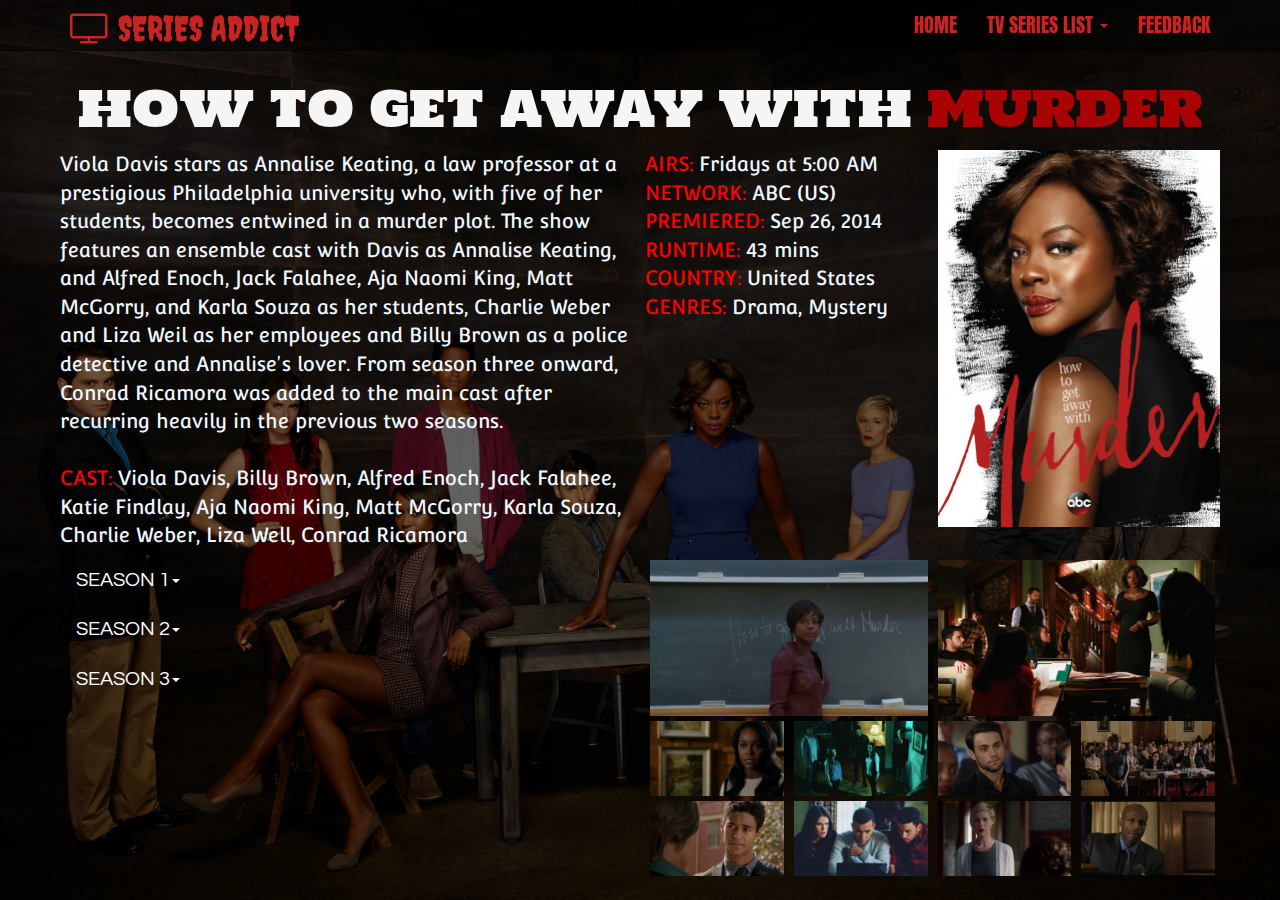
<file: htgawm.html>
<!DOCTYPE html>
<html lang="en">

<head>
    <meta charset="utf-8">
    <meta http-equiv="X-UA-Compatible" content="IE=edge">
    <meta name="viewport" content="width=device-width, initial-scale=1">
    <!-- The above 3 meta tags *must* come first in the head; any other head content must come *after* these tags -->
    <title>HTGAWM</title>
    <!-- Bootstrap -->
    <link href="css/bootstrap.css" rel="stylesheet">
    <link href="css/style.css" rel="stylesheet">
    <link href="css/font-awesome.css" rel="stylesheet">
    <link rel="stylesheet" href="jquery/jquery.fancybox.css" type="text/css" media="screen">
    <style>
        body {
            background-image: url(images/htgawm/back.jpg);
            background-size: cover;
            background-color: rgba(0, 0, 0, 0.5);
            background-blend-mode: multiply;
        }
        #how{color: whitesmoke} 
        #murder {color: #aa0303}
    </style>
    
</head>

<body>
    <div class="container">
        <div class="row">
            <div class="navbar navbar-default navbar-fixed-top">
                <div class="container">
                    <div class="navbar-header">
                        <a href="index.html" class="navbar-brand">
                            <p><i class="fa fa-television"></i> SERIES ADDICT</p>
                        </a>
                        <button type="button" class="navbar-toggle" data-toggle="collapse" data-target="#responsive-menu"> <span class="sr-only">Open navigation</span> <span class="icon-bar"></span> <span class="icon-bar"></span> <span class="icon-bar"></span> </button>
                    </div>
                    <div class="collapse navbar-collapse" id="responsive-menu">
                        <ul class="nav navbar-nav navbar-right">
                            <li><a href="index.html">HOME</a></li>
                            <li class="dropdown"> <a href="#" class="dropdown-toggle" data-toggle="dropdown">TV SERIES LIST <b class="caret"></b></a>
                                <ul class="dropdown-menu">
                                    <li><a href="ahs.html">AMERICAN HORROR STORY</a></li>
                                    <li><a href="brickleberry.html">BRICKLEBERRY</a></li>
                                    <li><a href="got.html">GAME OF THRONES</a></li>
                                    <li><a href="htgawm.html">HOW TO GET AWAY WITH MURDER</a></li>
                                    <li><a href="mrrobot.html">MR. ROBOT</a></li>
                                    <li><a href="oitnb.html">ORANGE IS THE NEW BLACK</a></li>
                                </ul>
                            </li>
                            <li><a href="feedback.html">FEEDBACK</a></li>
                        </ul>
                    </div>
                </div>
            </div>
        </div>
    </div>
    <h1><span id="how">HOW TO GET AWAY WITH</span> <span id="murder">MURDER</span></h1>
    <div class="container">
        <div class="row">
            <div class="col-sm-6" id="review">Viola Davis stars as Annalise Keating, a law professor at a prestigious Philadelphia university who, with five of her students, becomes entwined in a murder plot. The show features an ensemble cast with Davis as Annalise Keating, and Alfred Enoch, Jack Falahee, Aja Naomi King, Matt McGorry, and Karla Souza as her students, Charlie Weber and Liza Weil as her employees and Billy Brown as a police detective and Annalise's lover. From season three onward, Conrad Ricamora was added to the main cast after recurring heavily in the previous two seasons.<br>
               <br>
                <span id="p1">CAST: </span>Viola Davis, Billy Brown, Alfred Enoch, Jack Falahee, Katie Findlay, Aja Naomi King, Matt McGorry, Karla Souza, Charlie Weber, Liza Well, Conrad Ricamora</div>
            <div class="col-sm-3" id="info"> <span id="p1">AIRS:</span> Fridays at 5:00 AM<br>
                <span id="p1">NETWORK:</span> ABC (US)<br>
                <span id="p1">PREMIERED:</span> Sep 26, 2014<br>
                <span id="p1">RUNTIME:</span> 43 mins<br>
                <span id="p1">COUNTRY:</span> United States<br>
                <span id="p1">GENRES:</span> Drama, Mystery</div>
            <div class="col-sm-3"> <img src="images/htgawm/main.jpg" width="100%"> </div>
        </div>
    </div>
    <div class="container">
        <div class="row">
            <div class="col-sm-2" id="seasons">
                <div class="tabbable">
                    <ul class="nav nav-tabs">
                        <li class="dropdown"> <a class="dropdown-toggle" data-toggle="dropdown" href="#">SEASON 1<b class="caret"></b>
                            </a>
                            <ul class="dropdown-menu dropdown-menu-up"> 
                            <a href="#tab11" data-toggle="tab"> EPISODE 1  </a> 
                            <a href="#tab12" data-toggle="tab"> EPISODE 2</a> 
                            <a href="#tab13" data-toggle="tab"> EPISODE 3</a>
                            <a href="#tab14" data-toggle="tab"> EPISODE 4</a>
                            <a href="#tab15" data-toggle="tab"> EPISODE 5</a>
                            <a href="#tab16" data-toggle="tab"> EPISODE 6</a>
                            <a href="#tab17" data-toggle="tab"> EPISODE 7</a>
                            <a href="#tab18" data-toggle="tab"> EPISODE 8</a>
                            <a href="#tab19" data-toggle="tab"> EPISODE 9</a>
                            <a href="#tab110" data-toggle="tab"> EPISODE 10</a>
                            <a href="#tab111" data-toggle="tab"> EPISODE 11</a>
                            <a href="#tab112" data-toggle="tab"> EPISODE 12</a>
                            <a href="#tab113" data-toggle="tab"> EPISODE 13</a>
                            <a href="#tab114" data-toggle="tab"> EPISODE 14</a>
                            <a href="#tab115" data-toggle="tab"> EPISODE 15</a>
                            </ul>
                        </li>
                        <li class="dropdown"> <a class="dropdown-toggle" data-toggle="dropdown" href="#">SEASON 2<b class="caret"></b>
                            </a>
                            <ul class="dropdown-menu"> 
                            <a href="#tab21" data-toggle="tab"> EPISODE 1</a> 
                            <a href="#tab22" data-toggle="tab"> EPISODE 2</a> 
                            <a href="#tab23" data-toggle="tab"> EPISODE 3</a>
                            <a href="#tab24" data-toggle="tab"> EPISODE 4</a>
                            <a href="#tab25" data-toggle="tab"> EPISODE 5</a>
                            <a href="#tab26" data-toggle="tab"> EPISODE 6</a>
                            <a href="#tab27" data-toggle="tab"> EPISODE 7</a>
                            <a href="#tab28" data-toggle="tab"> EPISODE 8</a>
                            <a href="#tab29" data-toggle="tab"> EPISODE 9</a>
                            <a href="#tab210" data-toggle="tab"> EPISODE 10</a>
                            <a href="#tab211" data-toggle="tab"> EPISODE 11</a>
                            <a href="#tab212" data-toggle="tab"> EPISODE 12</a>
                            <a href="#tab213" data-toggle="tab"> EPISODE 13</a>
                            <a href="#tab214" data-toggle="tab"> EPISODE 14</a>
                            <a href="#tab215" data-toggle="tab"> EPISODE 15</a>
                            </ul>
                        </li>
                        <li class="dropdown"> <a class="dropdown-toggle" data-toggle="dropdown" href="#">SEASON 3<b class="caret"></b>
                            </a>
                            <ul class="dropdown-menu"> 
                            <a href="#tab31" data-toggle="tab"> EPISODE 1</a> 
                            <a href="#tab32" data-toggle="tab"> EPISODE 2</a> 
                            <a href="#tab33" data-toggle="tab"> EPISODE 3</a>
                            <a href="#tab34" data-toggle="tab"> EPISODE 4</a>
                            <a href="#tab35" data-toggle="tab"> EPISODE 5</a>
                            <a href="#tab36" data-toggle="tab"> EPISODE 6</a>
                            </ul>
                        </li>
                        
                    </ul>
                    </ul>
                </div>
            </div>
            <div class="col-sm-4" id="series">
                <div class="tab-content">
                    <div class="tab-pane fade in" id="tab11">
                        <p>1x01 Pilot<br>
Series Premiere— September 26, 2014 5:00 AM<br>
Annalise Keating is everything you hope your Criminal Law professor will be - brilliant, passionate, creative and charismatic. She's also everything you don't expect - sexy, glamorous, unpredictable and dangerous. As fearless in the courtroom as she is in the classroom, Annalise is a defense attorney who represents the most hardened, violent criminals - people who've committed everything from fraud to arson to murder - and she'll do almost anything to win their freedom. Each year, Annalise selects a group of the smartest, most promising students to come work at her law firm. Working for Annalise is the opportunity of a lifetime, one that can change the course of our students' lives forever, which is exactly what happens when they find themselves involved in a murder plot that will rock the entire university.</p>
                    </div>
                    <div class="tab-pane fade in" id="tab12">
                        <p>1x02 It's All Her Fault<br>
October 3, 2014 5:00 AM<br>
Annalise takes on a new client, Max St. Vincent, an eccentric millionaire who is the key suspect in his wife's brutal murder. All the clues point to St. Vincent as the killer, but Annalise challenges her students to prove he's innocent - whether that's the truth or not. Meanwhile, Annalise deals with issues in her own home when her growing suspicions that Sam is somehow involved in Lila's disappearance start to affect their marriage. In flash forwards, we go back to the night of the murder and learn that Wes might be hiding a few secrets of his own.</p>
                    </div>
                    <div class="tab-pane fade in" id="tab13">
                        <p>1x03 Smile, or Go to Jail<br>
October 10, 2014 5:00 AM<br>
Annalise helps Paula Murphy, a suburban soccer mom, get released from jail after she was arrested for a misdemeanor, but just as she’s about to walk free, she’s arrested again by the FBI in connection for felony murder. Annalise and her students are tasked with proving her innocence which will depend on the testimony from another suspect in the case. Meanwhile, the Middleton University president asks Annalise to represent Griffin O’ Reilly, the star quarterback who has also been linked to Lila’s disappearance but she’s unable to make a decision until she knows that Sam wasn’t involved in the case. In flash forwards, more clues are revealed and we discover someone else was also there besides the students during the night of the murder.</p>
                    </div>
                    <div class="tab-pane fade in" id="tab14">
                        <p>1x04 Let's Get to Scooping<br>
October 17, 2014 5:00 AM<br>
Annalise and her students uncover a shocking truth while investigating the case of Marren Trudeau, founder and CEO of a major brokerage firm, who has recently been arrested for insider trading. Meanwhile, Wes discovers a cell phone hidden by Rebecca whose contents reveal an unsettling clue in the Lila Stangard murder case.</p>
                    </div>
                    <div class="tab-pane fade in" id="tab15">
                        <p>1x05 We're Not Friends<br>
October 24, 2014 5:00 AM<br>
Annalise takes on a tough case defending a minor who fatally shoots his police officer father. Meanwhile, Annalise and Sam continue to argue over his relationship with Lila, and Wes and Rebecca begin to question Annalise’s motives. In flash-forwards, we learn more about Laurel’s relationship with Frank and why he was calling her the night of Sam’s death.</p>
                    </div>
                    <div class="tab-pane fade in" id="tab16">
                        <p>1x06 Freakin' Whack-a-Mole<br>
October 31, 2014 5:00 AM<br>
A case gets personal for Annalise and the team when their client is a man from the projects who was sentenced to death by Asher’s father several years ago. Meanwhile, Wes is still angry at Annalise for hiding information about Lila’s case, so Annalise must convince him to get back in line. In flash-forwards, we find out exactly where Asher was on the night of the murder.</p>
                    </div>
                    <div class="tab-pane fade in" id="tab17">
                        <p>1x07 He Deserved to Die<br>
November 7, 2014 6:00 AM<br>
Annalise and the team are focused on Rebecca’s case, but when the judge enforces a gag order, Rebecca takes things into her own hands. Meanwhile, Michaela is surprised by a pre-nup, sparks fly between Laurel and Frank, and in flash-forwards, we find out more about Wes and Rebecca’s relationship.</p>
                    </div>
                    <div class="tab-pane fade in" id="tab18">
                        <p>1x08 He Has a Wife<br>
November 14, 2014 6:00 AM<br>
The team represents a mother who's on trial for killing her family's nanny while on heavy medication. Meanwhile, a shocking discovery is revealed in Lila's case that could change everything for Rebecca and Bonnie's loyalty to Annalise. In flashbacks, we learn more about Lila and Sam's relationship.</p>
                    </div>
                    <div class="tab-pane fade in" id="tab19">
                        <p>1x09 Kill Me, Kill Me, Kill Me<br>
November 21, 2014 6:00 AM<br>
It’s the evening of the bonfire and we finally see what exactly happened on the night of Sam’s death.</p>
                    </div>
                    <div class="tab-pane fade in" id="tab110">
                        <p>1x10 Hello, Raskolnikov<br>
January 30, 2015 6:00 AM<br>
It’s the day after Sam’s murder and the students are called in to help Annalise find her missing husband, but just how much does Annalise know? And when a surprise visitor shows up in town, getting away with this murder might not be as easy as the students had hoped.</p>
                    </div>
                    <div class="tab-pane fade in" id="tab111">
                        <p>1x11 Best Christmas Ever<br>
February 6, 2015 6:00 AM<br>
School is back in session after the holiday break and the entire university is talking about Annalise's missing husband. The Keating Five continue to be questioned by the police and we find out exactly how they've been dealing with the guilt of killing Sam. Meanwhile, Annalise tries to keep things business as usual by taking on a new client who is in the mob, but Hannah continues to pressure her for answers.</p>
                    </div>
                    <div class="tab-pane fade in" id="tab112">
                        <p>1x12 She's a Murderer<br>
February 13, 2015 6:00 AM<br>
A stunning discovery in Sam's murder case leads to changes for Annalise and the students.</p>
                    </div>
                    <div class="tab-pane fade in" id="tab113">
                        <p>1x13 Mama's Here Now<br>
February 20, 2015 6:00 AM<br>
Annalise is wracked with guilt and turns to an unlikely source for help. Meanwhile, Bonnie must step up and represent a new client accused of rape.</p>
                    </div>
                    <div class="tab-pane fade in" id="tab114">
                        <p>1x14 The Night Lila Died<br>
February 27, 2015 6:00 AM<br>
In flashbacks, we start to piece together what really happened the night of Lila's murder. In present day, Annalise takes on a priest who is accused of murdering another priest. Meanwhile, Connor and Oliver take things to a new level in their relationship, and Wes and Rebecca continue to grow suspicious of each other.</p>
                    </div>
                    <div class="tab-pane fade in" id="tab115">
                        <p>1x15 It’s All My Fault<br>
February 27, 2015 6:00 AM<br>
Wes, Connor, Michaela and Laurel may have dug themselves in too deep a hole for Annalise to save them, and the shocking truth about Lila's murder is finally revealed.</p>
                    </div>
<!--SEASON2-->      <div class="tab-pane fade in" id="tab21">
                        <p>2x01 It's Time to Move On<br>
Season Premiere— September 25, 2015 5:00 AM<br>
Annalise and her students must move on with their lives as though nothing has happened, but the students are still reeling over Rebecca’s disappearance. Only Annalise and Frank know that Rebecca was murdered and the two are determined to find out who killed her. Meanwhile, Annalise decides she wants to take on a new client, a brother and sister who are accused of killing their parents. And an old friend surprises Annalise at home and teaches her a valuable lesson.</p>
                    </div>
                    <div class="tab-pane fade in" id="tab22">
                        <p>2x02 She's Dying<br>
October 2, 2015 5:00 AM<br>
Annalise and her team are blindsided when investigators try to pin a new charge on the wealthy siblings she's been hired to represent. Meanwhile, things for Annalise become even more difficult when she's brutally cross-examined on the witness stand during Nate's preliminary hearing.</p>
                    </div>
                    <div class="tab-pane fade in" id="tab23">
                        <p>2x03 It's Called the Octopus<br>
October 9, 2015 5:00 AM<br>
When Annalise takes on a new client, the team must investigate a very high end sex club to get answers. Meanwhile, Annalise is still representing the siblings accused of killing their parents, but the case takes a turn for the worse when a new motive surfaces, and Wes teams up with an unexpected ally.</p>
                    </div>
                    <div class="tab-pane fade in" id="tab24">
                        <p>2x04 Skanks Get Shanked<br>
October 16, 2015 5:00 AM<br>
When a teenager is found murdered in the woods, Annalise and her team is hired to represent an unlikely suspect named in the case. Meanwhile, Asher comes across a shocking confession, and Wes learns new information about Rebecca’s disappearance.</p>
                    </div>
                    <div class="tab-pane fade in" id="tab25">
                        <p>2x05 Meet Bonnie<br>
October 23, 2015 5:00 AM<br>
Asher discovers not everything is what it seems when you work for Annalise. Meanwhile, Frank is presented with a situation that hits close to home, and Wes’ search to find out more about Rebecca’s disappearance culminates into an explosive confrontation.</p>
                    </div>
                    <div class="tab-pane fade in" id="tab26">
                        <p>2x06 Two Birds, One Millstone<br>
October 30, 2015 5:00 AM<br>
Annalise takes on a new client, a transgender professor accused of killing her husband. Meanwhile, the Keating 5 are left to handle the Hapstall case and they discover a shocking new suspect.</p>
                    </div>
                    <div class="tab-pane fade in" id="tab27">
                        <p>2x07 I Want You to Die<br>
November 6, 2015 6:00 AM<br>
Annalise and the team are hired to represent a client accused of badgering somebody to the point of suicide. Meanwhile, Eve returns to defend Nate after ADA Sinclair serves him for a possible new murder charge, and Bonnie learns about what happened at Trotter Lake.</p>
                    </div>
                    <div class="tab-pane fade in" id="tab28">
                        <p>2x08 Hi, I'm Philip<br>
November 13, 2015 6:00 AM<br>
Philip makes a threatening move and ADA Sinclair may have figured out a way to take down Annalise. Meanwhile, Catherine and Caleb are forced to make a life changing decision.</p>
                    </div>
                    <div class="tab-pane fade in" id="tab29">
                        <p>2x09 What Did We Do?<br>
November 20, 2015 6:00 AM<br>
ADA Sinclair discovers a break in her favor in the Hapstall case, but her actions result in a deadly outcome as details are revealed about the night Annalise was shot, including the person responsible for pulling the trigger.</p>
                    </div>
                    <div class="tab-pane fade in" id="tab210">
                        <p>2x10 What Happened to You, Annalise?<br>
February 12, 2016 6:00 AM<br>
A few weeks have passed since Wes shot Annalise. Wes and The Keating 5 deal with the fallout from that night, as Annalise is faced with a complicated road to recovery.</p>
                    </div>
                     <div class="tab-pane fade in" id="tab211">
                        <p>2x11 She Hates Us<br>
February 19, 2016 6:00 AM<br>
Tensions in the Keating household run high, as each student struggles in their own way trying to return to normalcy. In a flashback, we’ll learn new details about Annalise’s past.</p>
                    </div>
                     <div class="tab-pane fade in" id="tab212">
                        <p>2x12 It's a Trap<br>
February 26, 2016 6:00 AM<br>
With Philip still out there, Annalise tries to keep the team from panicking and get one step ahead of Philip’s threats. Meanwhile, Wes and Laurel start putting the pieces of Wes’ mothers death together, but some things just aren’t adding up on.</p>
                    </div>
                     <div class="tab-pane fade in" id="tab213">
                        <p>2x13 Something Bad Happened<br>
March 4, 2016 6:00 AM<br>
Annalise moves forward with a plan to protect the team from Philip but the risk involved may prove to be too dangerous. Meanwhile, Wes continues to search for new information regarding his mother’s death. In flashback, the Mahoney case takes a drastic turn for Annalise’s client.</p>
                    </div>
                     <div class="tab-pane fade in" id="tab214">
                        <p>2x14 There's My Baby<br>
March 11, 2016 6:00 AM<br>
The Keating 5 are called into questioning by A.D.A Denver about the night Emily Sinclair was murdered. Meanwhile, Caleb goes missing as the manhunt for Philip intensifies. In flashback, Annalise’s tactics in the Mahoney case leads to a devastating result.</p>
                    </div>
                     <div class="tab-pane fade in" id="tab215">
                        <p>2x15 Anna Mae<br>
March 18, 2016 5:00 AM<br>
With chaos surrounding Annalise, she just can’t stand the pressure anymore and needs to escape. Meanwhile, Frank must come to terms with the things he has done while Wes continues to get closer to finding out about his past.</p>
                    </div>
                    <!--SEASON3-->      <div class="tab-pane fade in" id="tab31">
                        <p>3x01 We're Good People Now<br>
Season Premiere— September 23, 2016 5:00 AM<br>
With Wallace Mahoney’s murder unsolved and Frank’s whereabouts unknown, the ”Keating 5” struggle to move on with their lives as they enter into their second year of law school. Meanwhile, Annalise’s reputation at Middleton University is on the line, so she creates a criminal law clinic where the students will compete to try their own pro bono cases. Annalise also wrestles with a decision involving Frank that could change everything.</p>
                    </div>
                    <div class="tab-pane fade in" id="tab32">
                        <p>3x02 There Are Worse Things Than Murder<br>
September 30, 2016 5:00 AM<br>
With her job in jeopardy, Annalise confronts the Middleton University Board; secrets come to light as the Keating 5 compete for the case of a battered woman accused of killing her husband.</p>
                    </div>
                    <div class="tab-pane fade in" id="tab33">
                        <p>3x03 Always Bet Black<br>
October 7, 2016 5:00 AM<br>
Annalise presents a high-profile murder case that tests the Keating 5's morals; Laurel makes a startling discovery through a surprising source.</p>
                    </div>
                    <div class="tab-pane fade in" id="tab34">
                        <p>3x04 Don't Tell Annalise<br>
October 14, 2016 5:00 AM<br>
A young client's fate is jeopardized when the Bar Association disciplinary board finds damaging information about Annalise; someone close to Frank must deal with him after he commits a shocking act. </p>
                    </div>
                    <div class="tab-pane fade in" id="tab35">
                        <p>3x05 It's About Frank<br>
October 21, 2016 5:00 AM<br>
The mystery behind the Annalise “killer” flyers takes a surprising twist. Meanwhile, Frank’s troubled past is exposed and a shocking new discovery changes everything about the night of the fire.</p>
                    </div>
                    <div class="tab-pane fade in" id="tab36">
                        <p>3x06 Is Someone Really Dead?<br>
October 28, 2016 5:00 AM<br></p>
                    </div>
                    
                    </div>
                
            </div>
            <div class="col-sm-6" id="gallery">
                <div class="col-sm-6">
                    <a class="fancyimage" data-fancybox-group="group" href="images/htgawm/1.png"><img class="img-responsive" src="images/htgawm/1.png"></a>
                </div>
                <div class="col-sm-6">
                    <a class="fancyimage" data-fancybox-group="group" href="images/htgawm/10.jpg"><img class="img-responsive" src="images/htgawm/10.jpg"></a>
                </div>
                <div class="col-sm-3">
                    <a class="fancyimage" data-fancybox-group="group" href="images/htgawm/3.jpeg"><img class="img-responsive" src="images/htgawm/3.jpeg"></a>
                </div>
                <div class="col-sm-3">
                    <a class="fancyimage" data-fancybox-group="group" href="images/htgawm/2.png"><img class="img-responsive" src="images/htgawm/2.png"></a>
                </div>
                <div class="col-sm-3">
                    <a class="fancyimage" data-fancybox-group="group" href="images/htgawm/5.jpg"><img class="img-responsive" src="images/htgawm/5.jpg"></a>
                </div>
                <div class="col-sm-3">
                    <a class="fancyimage" data-fancybox-group="group" href="images/htgawm/6.png"><img class="img-responsive" src="images/htgawm/6.png"></a>
                </div>
                <div class="col-sm-3">
                    <a class="fancyimage" data-fancybox-group="group" href="images/htgawm/7.png"><img class="img-responsive" src="images/htgawm/7.png"></a>
                </div>
                <div class="col-sm-3">
                    <a class="fancyimage" data-fancybox-group="group" href="images/htgawm/8.png"><img class="img-responsive" src="images/htgawm/8.png"></a>
                </div>
                <div class="col-sm-3">
                    <a class="fancyimage" data-fancybox-group="group" href="images/htgawm/9.jpg"><img class="img-responsive" src="images/htgawm/9.jpg"></a>
                </div>
                <div class="col-sm-3">
                    <a class="fancyimage" data-fancybox-group="group" href="images/htgawm/4.png"><img class="img-responsive" src="images/htgawm/4.png"></a>
                </div>
            </div>
        </div>
    </div>
    </div>
    <div class="container">
        <div class="row"> </div>
        <!-- jQuery (necessary for Bootstrap's JavaScript plugins) -->
        <script src="https://ajax.googleapis.com/ajax/libs/jquery/1.12.4/jquery.min.js"></script>
        <!-- Include all compiled plugins (below), or include individual files as needed -->
        <script src="js/bootstrap.js"></script>
        <script type="text/javascript" src="jquery/jquery.fancybox.pack.js"></script>
        <!-- Include all compiled plugins (below), or include individual files as needed -->
        <script type="text/javascript">
            $(document).ready(function () {
                $("a.fancyimage").fancybox();
            });
        </script>
</body>

</html>
</file>
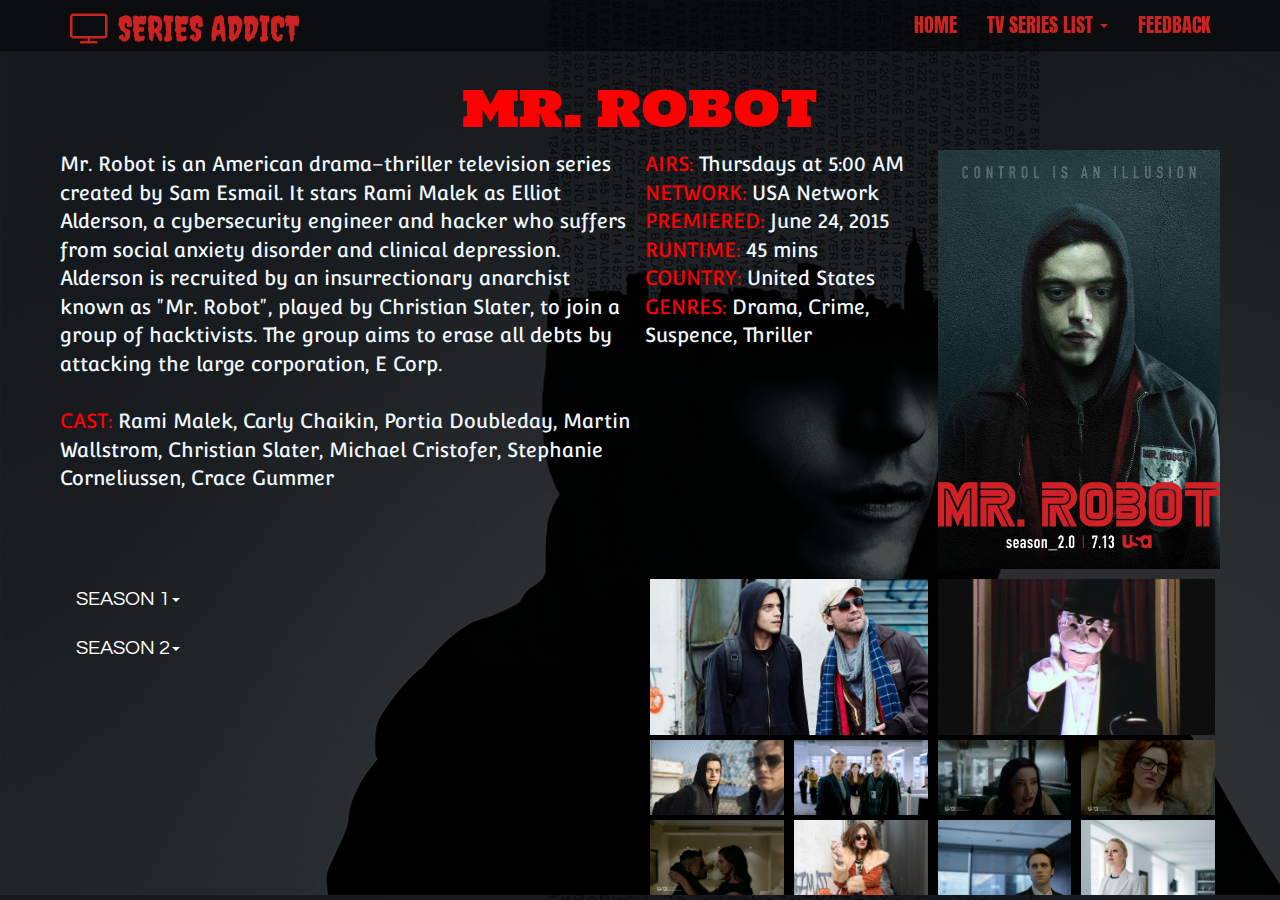
<file: mrrobot.html>
<!DOCTYPE html>
<html lang="en">

<head>
    <meta charset="utf-8">
    <meta http-equiv="X-UA-Compatible" content="IE=edge">
    <meta name="viewport" content="width=device-width, initial-scale=1">
    <!-- The above 3 meta tags *must* come first in the head; any other head content must come *after* these tags -->
    <title>MR. ROBOT</title>
    <!-- Bootstrap -->
    <link href="css/bootstrap.css" rel="stylesheet">
    <link href="css/style.css" rel="stylesheet">
    <link href="css/font-awesome.css" rel="stylesheet">
    <link rel="stylesheet" href="jquery/jquery.fancybox.css" type="text/css" media="screen">
    <style>
        body {
            background-image: url(images/mrrobot/back5.jpg);
            background-size: cover;
            background-color: rgba(0, 0, 0, 0.7);
            background-blend-mode: multiply;
       
        }
    </style>
    
</head>

<body>
    <div class="container">
        <div class="row">
            <div class="navbar navbar-default navbar-fixed-top">
                <div class="container">
                    <div class="navbar-header">
                        <a href="index.html" class="navbar-brand">
                            <p><i class="fa fa-television"></i> SERIES ADDICT</p>
                        </a>
                        <button type="button" class="navbar-toggle" data-toggle="collapse" data-target="#responsive-menu"> <span class="sr-only">Open navigation</span> <span class="icon-bar"></span> <span class="icon-bar"></span> <span class="icon-bar"></span> </button>
                    </div>
                    <div class="collapse navbar-collapse" id="responsive-menu">
                        <ul class="nav navbar-nav navbar-right">
                            <li><a href="index.html">HOME</a></li>
                            <li class="dropdown"> <a href="#" class="dropdown-toggle" data-toggle="dropdown">TV SERIES LIST <b class="caret"></b></a>
                                <ul class="dropdown-menu">
                                    <li><a href="ahs.html">AMERICAN HORROR STORY</a></li>
                                    <li><a href="brickleberry.html">BRICKLEBERRY</a></li>
                                    <li><a href="got.html">GAME OF THRONES</a></li>
                                    <li><a href="htgawm.html">HOW TO GET AWAY WITH MURDER</a></li>
                                    <li><a href="mrrobot.html">MR. ROBOT</a></li>
                                    <li><a href="oitnb.html">ORANGE IS THE NEW BLACK</a></li>
                                </ul>
                            </li>
                            <li><a href="feedback.html">FEEDBACK</a></li>
                        </ul>
                    </div>
                </div>
            </div>
        </div>
    </div>
    <h1>MR. ROBOT</h1>
    <div class="container">
        <div class="row">
            <div class="col-sm-6" id="review">Mr. Robot is an American drama–thriller television series created by Sam Esmail. It stars Rami Malek as Elliot Alderson, a cybersecurity engineer and hacker who suffers from social anxiety disorder and clinical depression. Alderson is recruited by an insurrectionary anarchist known as "Mr. Robot", played by Christian Slater, to join a group of hacktivists. The group aims to erase all debts by attacking the large corporation, E Corp.<br>
               <br>
                <span id="p1">CAST: </span>Rami Malek, Carly Chaikin, Portia Doubleday, Martin Wallstrom, Christian Slater, Michael Cristofer, Stephanie Corneliussen, Crace Gummer</div>
            <div class="col-sm-3" id="info"> <span id="p1">AIRS:</span> Thursdays at 5:00 AM<br>
                <span id="p1">NETWORK:</span> USA Network<br>
                <span id="p1">PREMIERED:</span> June 24, 2015<br>
                <span id="p1">RUNTIME:</span> 45 mins<br>
                <span id="p1">COUNTRY:</span> United States<br>
                <span id="p1">GENRES:</span> Drama, Crime, Suspence, Thriller</div>
            <div class="col-sm-3"> <img src="images/mrrobot/main.jpg" width="100%"> </div>
        </div>
    </div>
    <div class="container">
        <div class="row">
            <div class="col-sm-2" id="seasons">
                <div class="tabbable">
                    <ul class="nav nav-tabs">
                        <li class="dropdown"> <a class="dropdown-toggle" data-toggle="dropdown" href="#">SEASON 1<b class="caret"></b>
                            </a>
                            <ul class="dropdown-menu dropdown-menu-up"> 
                            <a href="#tab11" data-toggle="tab"> EPISODE 1  </a> 
                            <a href="#tab12" data-toggle="tab"> EPISODE 2</a> 
                            <a href="#tab13" data-toggle="tab"> EPISODE 3</a>
                            <a href="#tab14" data-toggle="tab"> EPISODE 4</a>
                            <a href="#tab15" data-toggle="tab"> EPISODE 5</a>
                            <a href="#tab16" data-toggle="tab"> EPISODE 6</a>
                            <a href="#tab17" data-toggle="tab"> EPISODE 7</a>
                            <a href="#tab18" data-toggle="tab"> EPISODE 8</a>
                            <a href="#tab19" data-toggle="tab"> EPISODE 9</a>
                            <a href="#tab110" data-toggle="tab"> EPISODE 10</a>
                            </ul>
                        </li>
                        <li class="dropdown"> <a class="dropdown-toggle" data-toggle="dropdown" href="#">SEASON 2<b class="caret"></b>
                            </a>
                            <ul class="dropdown-menu"> 
                            <a href="#tab21" data-toggle="tab"> EPISODE 1</a> 
                            <a href="#tab22" data-toggle="tab"> EPISODE 2</a> 
                            <a href="#tab23" data-toggle="tab"> EPISODE 3</a>
                            <a href="#tab24" data-toggle="tab"> EPISODE 4</a>
                            <a href="#tab25" data-toggle="tab"> EPISODE 5</a>
                            <a href="#tab26" data-toggle="tab"> EPISODE 6</a>
                            <a href="#tab27" data-toggle="tab"> EPISODE 7</a>
                            <a href="#tab28" data-toggle="tab"> EPISODE 8</a>
                            <a href="#tab29" data-toggle="tab"> EPISODE 9</a>
                            <a href="#tab210" data-toggle="tab"> EPISODE 10</a>
                            <a href="#tab211" data-toggle="tab"> EPISODE 11</a>
                            <a href="#tab212" data-toggle="tab"> EPISODE 12</a>
                            </ul>
                        </li>
                        
                        
                        
                    </ul>
                    </ul>
                </div>
            </div>
            <div class="col-sm-4" id="series">
                <div class="tab-content">
                    <div class="tab-pane fade in" id="tab11">
                        <p>1x01 eps1.0_hellofriend.mov<br>
Series Premiere— June 25, 2015 5:00 AM<br>
Elliot, a cyber-security engineer by day and vigilante hacker by night, is recruited by a mysterious underground group to destroy the firm he's paid to protect. Elliot must decide how far he'll go to expose the forces he believes are running (and ruining) the world.</p>
                    </div>
                    <div class="tab-pane fade in" id="tab12">
                        <p>1x02 eps1.1_ones-and-zer0es.mpeg<br>
July 2, 2015 5:00 AM<br>
Elliot is torn between accepting a job offer from Evil Corp and joining the fsociety hacker group. At the same time Elliot needs to make decision that could harm people around him.</p>
                    </div>
                    <div class="tab-pane fade in" id="tab13">
                        <p>1x03 eps1.2_d3bug.mkv<br>
July 9, 2015 5:00 AM<br>
Elliot tries to lead a normal life, but can't escape fsociety. Gideon, meanwhile, grows suspicious, and Tyrell plays dirty.</p>
                    </div>
                    <div class="tab-pane fade in" id="tab14">
                        <p>1x04 eps1.3_da3m0ns.mp4<br>
July 16, 2015 5:00 AM<br>
Elliot's inner-demons threaten an fsociety operation.</p>
                    </div>
                    <div class="tab-pane fade in" id="tab15">
                        <p>1x05 eps1.4_3xpl0its.wmv<br>
July 23, 2015 5:00 AM<br>
Fsociety attempts to penetrate Steel Mountain, the most secure data facility in America.</p>
                    </div>
                    <div class="tab-pane fade in" id="tab16">
                        <p>1x06 eps1.5_br4ve-trave1er.asf<br>
July 30, 2015 5:00 AM<br>
Elliot attempts to hack Vera out of jail in order to save someone he cares about. Meanwhile, Tyrell's "game" gets crazy and Angela digs deeper into her mother's death.</p>
                    </div>
                    <div class="tab-pane fade in" id="tab17">
                        <p>1x07 eps1.6_v1ew-s0urce.flv<br>
August 6, 2015 5:00 AM<br>
Elliott goes missing, Mr. Robot tries to pull fsociety back together and Angela goes head-to-head with an old nemesis.</p>
                    </div>
                    <div class="tab-pane fade in" id="tab18">
                        <p>1x08 eps1.7_wh1ter0se.m4v<br>
August 13, 2015 5:00 AM<br>
Allsafe is controlled, the Dark Army is ready to meet Elliot and Tyrell and Joanna's plan goes into effect.</p>
                    </div>
                    <div class="tab-pane fade in" id="tab19">
                        <p>1x09 eps1.8_m1rr0r1ng.qt<br>
August 20, 2015 5:00 AM<br>
The Evil Corp hack is threatened by a mystery man from Elliot's past.</p>
                    </div>
                    <div class="tab-pane fade in" id="tab110">
                        <p>1x10 eps1.9_zer0-day.avi<br>
September 3, 2015 5:00 AM<br>
Mr. Robot and Tyrell are MIA and a past hack haunts Elliot.</p>
                    </div>
<!--SEASON2-->      <div class="tab-pane fade in" id="tab21">
                        <p>2x01 eps2.0_unm4sk-pt1.tc<br>
Season Premiere— July 14, 2016 5:00 AM<br>
One month later and omfg, five/nine has changed the world; Elliot is in seclusion; Angela finds happiness at Evil Corp.; fsociety delivers a malicious payload; TANGO DOWN?</p>
                    </div>
                    <div class="tab-pane fade in" id="tab22">
                        <p>2x02 eps2.0_unm4sk-pt2.tc<br>
July 14, 2016 5:00 AM<br>
Elliot is in seclusion, Angela finds happiness at Evil Corp., and fsociety delivers a malicious payload.</p>
                    </div>
                    <div class="tab-pane fade in" id="tab23">
                        <p>2x03 eps2.1_k3rnel-pan1c.ksd<br>
July 21, 2016 5:00 AM<br>
Elliot vows to beat Mr. Robot, but the task proves difficult. Angela gets a view behind the scenes at Evil Corp. Sh*t hits fan with fsociety.</p>
                    </div>
                    <div class="tab-pane fade in" id="tab24">
                        <p>2x04 eps2.2_init_1.asec<br>
July 28, 2016 5:00 AM<br>
Elliot befriends Ray, hoping he can finally delete Mr. Robot; Dom makes a big discovery; Darlene considers whether the FBI or Dark Army are the bigger threat.</p>
                    </div>
                    <div class="tab-pane fade in" id="tab25">
                        <p>2x05 eps2.3_logic-b0mb.hc<br>
August 4, 2016 5:00 AM<br>
Elliot is unable to quit the game; Dom and the FBI travel to China to investigate five/nine; Joanna is haunted; Darlene asks Angela for help.</p>
                    </div>
                    <div class="tab-pane fade in" id="tab26">
                        <p>2x06 eps2.4_m4ster-s1ave.aes<br>
August 11, 2016 5:00 AM<br>
Mr. Robot tries to prove to Elliot that he can be useful; Darlene and Angela's plan does not go as expected.</p>
                    </div>
                    <div class="tab-pane fade in" id="tab27">
                        <p>2x07 eps2.5_h4ndshake.sme<br>
August 18, 2016 5:00 AM<br>
Mr. Robot and Elliot try to get along; fsociety releases a holiday video to honor Uncle Sam; Darlene acts on an old desire.</p>
                    </div>
                    <div class="tab-pane fade in" id="tab28">
                        <p>2x08 eps2.6_succ3ss0r.p12<br>
August 25, 2016 5:00 AM<br>
The latest fsociety leak has Dom trying her best to spin the case in the FBI's favor; Angela defends her career choices; Darlene makes it known that her circle of trust is shrinking.</p>
                    </div>
                    <div class="tab-pane fade in" id="tab29">
                        <p>2x09 eps2.7_init_5.fve<br>
September 1, 2016 5:00 AM<br>
Angela wants more from Evil Corp.; Dark Army's allegiance is in question; Elliot and Darlene seek answers.</p>
                    </div>
                    <div class="tab-pane fade in" id="tab210">
                        <p>2x10 eps2.8_h1dden-pr0cess.axx<br>
September 8, 2016 5:00 AM<br>
Elliot wonders if Mr. Robot has been lying to him; Darlene attempts to do the right thing; Dom and the FBI get closer.</p>
                    </div>
                     <div class="tab-pane fade in" id="tab211">
                        <p>2x11 eps2.9_pyth0n-pt1.p7z<br>
September 15, 2016 5:00 AM<br>
Angela makes an acquaintance; Darlene realizes she is in too deep; an old friend reveals everything to Elliot.</p>
                    </div>
                     <div class="tab-pane fade in" id="tab212">
                        <p>2x12 eps2.9_pyth0n-pt2.p7z<br>
September 22, 2016 5:00 AM<br>
Darlene realizes she is in too deep; an old friend reveals everything to Elliot</p>
                    </div>
                     
                    </div>
                
            </div>
            <div class="col-sm-6" id="gallery">
                <div class="col-sm-6">
                    <a class="fancyimage" data-fancybox-group="group" href="images/mrrobot/1.jpg"><img class="img-responsive" src="images/mrrobot/1.jpg"></a>
                </div>
                <div class="col-sm-6">
                    <a class="fancyimage" data-fancybox-group="group" href="images/mrrobot/2.jpg"><img class="img-responsive" src="images/mrrobot/2.jpg"></a>
                </div>
                <div class="col-sm-3">
                    <a class="fancyimage" data-fancybox-group="group" href="images/mrrobot/3.jpg"><img class="img-responsive" src="images/mrrobot/3.jpg"></a>
                </div>
                <div class="col-sm-3">
                    <a class="fancyimage" data-fancybox-group="group" href="images/mrrobot/11.jpg"><img class="img-responsive" src="images/mrrobot/11.jpg"></a>
                </div>
                <div class="col-sm-3">
                    <a class="fancyimage" data-fancybox-group="group" href="images/mrrobot/5.jpg"><img class="img-responsive" src="images/mrrobot/5.jpg"></a>
                </div>
                <div class="col-sm-3">
                    <a class="fancyimage" data-fancybox-group="group" href="images/mrrobot/6.jpg"><img class="img-responsive" src="images/mrrobot/6.jpg"></a>
                </div>
                <div class="col-sm-3">
                    <a class="fancyimage" data-fancybox-group="group" href="images/mrrobot/7.jpg"><img class="img-responsive" src="images/mrrobot/7.jpg"></a>
                </div>
                <div class="col-sm-3">
                    <a class="fancyimage" data-fancybox-group="group" href="images/mrrobot/8.jpg"><img class="img-responsive" src="images/mrrobot/8.jpg"></a>
                </div>
                <div class="col-sm-3">
                    <a class="fancyimage" data-fancybox-group="group" href="images/mrrobot/9.png"><img class="img-responsive" src="images/mrrobot/9.png"></a>
                </div>
                <div class="col-sm-3">
                    <a class="fancyimage" data-fancybox-group="group" href="images/mrrobot/10.jpg"><img class="img-responsive" src="images/mrrobot/10.jpg"></a>
                </div>
            </div>
        </div>
    </div>
    </div>
    <div class="container">
        <div class="row"> </div>
        <!-- jQuery (necessary for Bootstrap's JavaScript plugins) -->
        <script src="https://ajax.googleapis.com/ajax/libs/jquery/1.12.4/jquery.min.js"></script>
        <!-- Include all compiled plugins (below), or include individual files as needed -->
        <script src="js/bootstrap.js"></script>
        <script type="text/javascript" src="jquery/jquery.fancybox.pack.js"></script>
        <!-- Include all compiled plugins (below), or include individual files as needed -->
        <script type="text/javascript">
            $(document).ready(function () {
                $("a.fancyimage").fancybox();
            });
        </script>
</body>

</html>
</file>
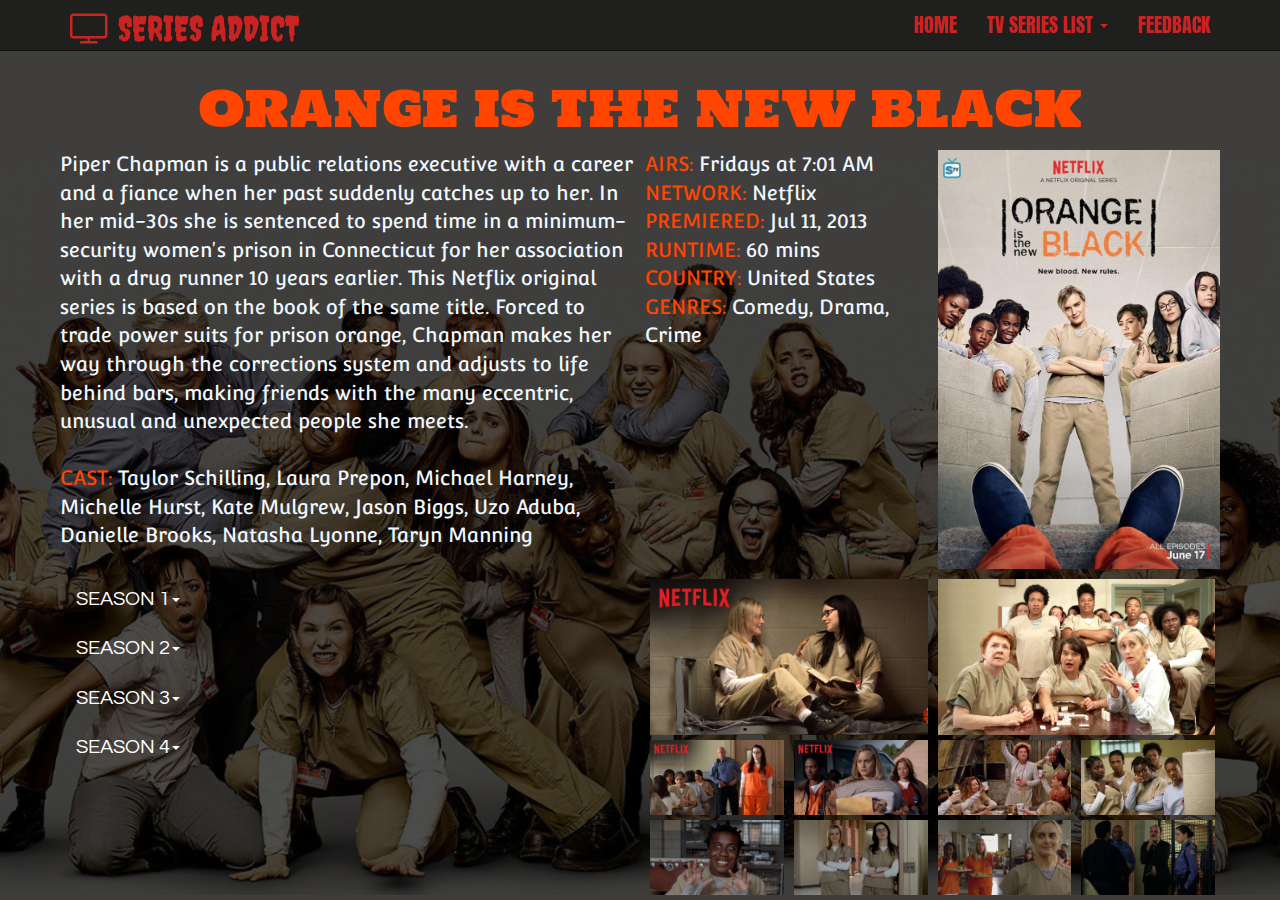
<file: oitnb.html>
<!DOCTYPE html>
<html lang="en">

<head>
    <meta charset="utf-8">
    <meta http-equiv="X-UA-Compatible" content="IE=edge">
    <meta name="viewport" content="width=device-width, initial-scale=1">
    <!-- The above 3 meta tags *must* come first in the head; any other head content must come *after* these tags -->
    <title>OITNB</title>
    <!-- Bootstrap -->
    <link href="css/bootstrap.css" rel="stylesheet">
    <link href="css/style.css" rel="stylesheet">
    <link href="css/font-awesome.css" rel="stylesheet">
    <link rel="stylesheet" href="jquery/jquery.fancybox.css" type="text/css" media="screen">
    <style>
        body {
            background-image: url(images/oitnb/back.jpg);
            background-size: cover;
            background-color: rgba(0, 0, 0, 0.7);
            background-blend-mode: multiply;
        }
        h1{color: orangered}
        #p1{color: orangered}
       
    </style>
</head>

<body>
    <div class="container">
        <div class="row">
            <div class="navbar navbar-default navbar-fixed-top">
                <div class="container">
                    <div class="navbar-header">
                        <a href="index.html" class="navbar-brand">
                            <p><i class="fa fa-television"></i> SERIES ADDICT</p>
                        </a>
                        <button type="button" class="navbar-toggle" data-toggle="collapse" data-target="#responsive-menu"> <span class="sr-only">Open navigation</span> <span class="icon-bar"></span> <span class="icon-bar"></span> <span class="icon-bar"></span> </button>
                    </div>
                    <div class="collapse navbar-collapse" id="responsive-menu">
                        <ul class="nav navbar-nav navbar-right">
                            <li><a href="index.html">HOME</a></li>
                            <li class="dropdown"> <a href="#" class="dropdown-toggle" data-toggle="dropdown">TV SERIES LIST <b class="caret"></b></a>
                                <ul class="dropdown-menu">
                                    <li><a href="ahs.html">AMERICAN HORROR STORY</a></li>
                                    <li><a href="brickleberry.html">BRICKLEBERRY</a></li>
                                    <li><a href="got.html">GAME OF THRONES</a></li>
                                    <li><a href="htgawm.html">HOW TO GET AWAY WITH MURDER</a></li>
                                    <li><a href="mrrobot.html">MR. ROBOT</a></li>
                                    <li><a href="oitnb.html">ORANGE IS THE NEW BLACK</a></li>
                                </ul>
                            </li>
                            <li><a href="feedback.html">FEEDBACK</a></li>
                        </ul>
                    </div>
                </div>
            </div>
        </div>
    </div>
    <h1>ORANGE IS THE NEW BLACK</h1>
    <div class="container">
        <div class="row">
            <div class="col-sm-6" id="review">Piper Chapman is a public relations executive with a career and a fiance when her past suddenly catches up to her. In her mid-30s she is sentenced to spend time in a minimum-security women's prison in Connecticut for her association with a drug runner 10 years earlier. This Netflix original series is based on the book of the same title. Forced to trade power suits for prison orange, Chapman makes her way through the corrections system and adjusts to life behind bars, making friends with the many eccentric, unusual and unexpected people she meets.<br>
            <br>
            <span id="p1">CAST:</span> Taylor Schilling, Laura Prepon, Michael Harney, Michelle Hurst, Kate Mulgrew, Jason Biggs, Uzo Aduba, Danielle Brooks, Natasha Lyonne, Taryn Manning</div>
            <div class="col-sm-3" id="info"> <span id="p1">AIRS:</span> Fridays at 7:01 AM
               <br> <span id="p1">NETWORK:</span> Netflix
                <br> <span id="p1">PREMIERED:</span> Jul 11, 2013
                <br> <span id="p1">RUNTIME:</span> 60 mins
                <br> <span id="p1">COUNTRY:</span> United States
                <br> <span id="p1">GENRES:</span> Comedy, Drama, Crime </div>
            <div class="col-sm-3"> <img src="images/oitnb/main.jpg" width="100%"> </div>
        </div>
    </div>
    <div class="container">
        <div class="row">
            <div class="col-sm-2" id="seasons">
                <div class="tabbable">
                    <ul class="nav nav-tabs">
                        <li class="dropdown"> <a class="dropdown-toggle" data-toggle="dropdown" href="#">SEASON 1<b class="caret"></b>
                            </a>
                            <ul class="dropdown-menu"> 
                            <a href="#tab11" data-toggle="tab"> EPISODE 1 </a> 
                            <a href="#tab12" data-toggle="tab"> EPISODE 2 </a>
                            <a href="#tab13" data-toggle="tab"> EPISODE 3 </a> 
                            <a href="#tab14" data-toggle="tab"> EPISODE 4 </a>
                            <a href="#tab15" data-toggle="tab"> EPISODE 5 </a> 
                            <a href="#tab16" data-toggle="tab"> EPISODE 6 </a> 
                            <a href="#tab17" data-toggle="tab"> EPISODE 7 </a> 
                            <a href="#tab18" data-toggle="tab"> EPISODE 8 </a> 
                            <a href="#tab19" data-toggle="tab"> EPISODE 9 </a> 
                            <a href="#tab110" data-toggle="tab"> EPISODE 10 </a> 
                            <a href="#tab111" data-toggle="tab"> EPISODE 11 </a> 
                            <a href="#tab112" data-toggle="tab"> EPISODE 12 </a>
                            <a href="#tab113" data-toggle="tab"> EPISODE 13 </a>   
                            </ul>
                        </li>
                        <li class="dropdown"> <a class="dropdown-toggle" data-toggle="dropdown" href="#">SEASON 2<b class="caret"></b>
                            </a>
                            <ul class="dropdown-menu"> 
                            <a href="#tab21" data-toggle="tab"> EPISODE 1 </a> 
                            <a href="#tab22" data-toggle="tab"> EPISODE 2 </a>
                            <a href="#tab23" data-toggle="tab"> EPISODE 3 </a> 
                            <a href="#tab24" data-toggle="tab"> EPISODE 4 </a>
                            <a href="#tab25" data-toggle="tab"> EPISODE 5 </a> 
                            <a href="#tab26" data-toggle="tab"> EPISODE 6 </a> 
                            <a href="#tab27" data-toggle="tab"> EPISODE 7 </a> 
                            <a href="#tab28" data-toggle="tab"> EPISODE 8 </a> 
                            <a href="#tab29" data-toggle="tab"> EPISODE 9 </a> 
                            <a href="#tab210" data-toggle="tab"> EPISODE 10 </a> 
                            <a href="#tab211" data-toggle="tab"> EPISODE 11 </a> 
                            <a href="#tab212" data-toggle="tab"> EPISODE 12 </a> 
                            <a href="#tab213" data-toggle="tab"> EPISODE 13 </a> 
                            </ul>
                        </li>
                        <li class="dropdown"> <a class="dropdown-toggle" data-toggle="dropdown" href="#">SEASON 3<b class="caret"></b>
                            </a>
                            <ul class="dropdown-menu"> 
                            <a href="#tab31" data-toggle="tab"> EPISODE 1</a> 
                            <a href="#tab32" data-toggle="tab"> EPISODE 2</a>
                            <a href="#tab33" data-toggle="tab"> EPISODE 3</a> 
                            <a href="#tab34" data-toggle="tab"> EPISODE 4</a>
                            <a href="#tab35" data-toggle="tab"> EPISODE 5</a> 
                            <a href="#tab36" data-toggle="tab"> EPISODE 6</a> 
                            <a href="#tab37" data-toggle="tab"> EPISODE 7</a> 
                            <a href="#tab38" data-toggle="tab"> EPISODE 8</a> 
                            <a href="#tab39" data-toggle="tab"> EPISODE 9</a> 
                            <a href="#tab310" data-toggle="tab"> EPISODE 10</a> 
                            <a href="#tab311" data-toggle="tab"> EPISODE 11</a> 
                            <a href="#tab312" data-toggle="tab"> EPISODE 12</a> 
                            <a href="#tab313" data-toggle="tab"> EPISODE 13</a> 
                            </ul>
                        </li>
                        <li class="dropdown"> <a class="dropdown-toggle" data-toggle="dropdown" href="#">SEASON 4<b class="caret"></b>
                            </a>
                            <ul class="dropdown-menu"> 
                            <a href="#tab41" data-toggle="tab"> EPISODE 1</a> 
                            <a href="#tab42" data-toggle="tab"> EPISODE 2</a>
                            <a href="#tab43" data-toggle="tab"> EPISODE 3</a> 
                            <a href="#tab44" data-toggle="tab"> EPISODE 4</a>
                            <a href="#tab45" data-toggle="tab"> EPISODE 5</a> 
                            <a href="#tab46" data-toggle="tab"> EPISODE 6</a> 
                            <a href="#tab47" data-toggle="tab"> EPISODE 7</a> 
                            <a href="#tab48" data-toggle="tab"> EPISODE 8</a> 
                            <a href="#tab49" data-toggle="tab"> EPISODE 9</a> 
                            <a href="#tab410" data-toggle="tab"> EPISODE 10</a> 
                            <a href="#tab411" data-toggle="tab"> EPISODE 11</a> 
                            <a href="#tab412" data-toggle="tab"> EPISODE 12</a> 
                            <a href="#tab413" data-toggle="tab"> EPISODE 13</a> 
                            </ul>
                        </li>
                        
                    </ul>
                    </ul>
                </div>
            </div>
            <div class="col-sm-4" id="series">
                <div class="tab-content">
                    <div class="tab-pane fade in" id="tab11">
                        <p>1x01 I Wasn't Ready<br>
Series Premiere— July 11, 2013 7:01 AM<br>
Sentenced to fifteen months for a crime committed in her youth, Piper Chapman leaves her supportive fiance Larry for her new home: a women's prison.</p>
                    </div>
                    <div class="tab-pane fade in" id="tab12">
                        <p>1x02 Tit Punch<br>
July 11, 2013 7:01 AM<br>
After insulting the food in front of the prison chef, Piper is starved out by the kitchen staff and struggles to offer up an acceptable apology.</p>
                    </div>
                    <div class="tab-pane fade in" id="tab13">
                        <p>1x03 Lesbian Request Denied<br>
July 11, 2013 7:01 AM<br>
Targeted for romance by a fellow prisoner, Piper finds that subtlety is an ineffective approach to letting her suitor down.</p>
                    </div>
                    <div class="tab-pane fade in" id="tab14">
                        <p>1x04 Imaginary Enemies<br>
July 11, 2013 7:01 AM<br>
Piper gets to know her stern new roommate; the prisoners prepare a farewell party for one of their own; a misplaced screwdriver has dire consequences.</p>
                    </div>
                    <div class="tab-pane fade in" id="tab15">
                        <p>1x05 The Chickening<br>
July 11, 2013 7:01 AM<br>
When her sighting of a legendary feral chicken polarizes the inmates, Larry wonders if Piper is getting too absorbed in the "fishbowl" of prison life.</p>
                    </div>
                    <div class="tab-pane fade in" id="tab16">
                        <p>1x06 WAC Pack<br>
July 11, 2013 7:01 AM<br>
The inmates campaign along racial lines for positions on a prisoners council, but Piper tries to stay above the increasingly raucous competition.</p>
                    </div>
                    <div class="tab-pane fade in" id="tab17">
                        <p>1x07 Blood Donut<br>
July 11, 2013 7:01 AM<br>
Piper wants the prison's outdoor running track reopened, but in order to get it, she'll have to give her corrections officer something he wants.</p>
                    </div>
                    <div class="tab-pane fade in" id="tab18">
                        <p>1x08 Moscow Mule<br>
July 11, 2013 7:01 AM<br>
Red gets pressured to smuggle drugs through her kitchen; Larry publishes an article about Piper in the "New York Times;" two babies come into the world.</p>
                    </div>
                    <div class="tab-pane fade in" id="tab19">
                        <p>1x09 Fucksgiving<br>
July 11, 2013 7:01 AM<br>
Thanksgiving arrives with the promise of a visit by Larry, but Piper's raunchy dance moves land her in solitary with a holiday feast of moldy bologna.</p>
                    </div>
                    <div class="tab-pane fade in" id="tab110">
                        <p>1x10 Bora Bora Bora<br>
July 11, 2013 7:01 AM<br>
Pennsatucky discovers a new skill; the inmates try to scare delinquent teenagers straight; Pornstache's side business suffers a tragic setback.</p>
                    </div>
                    <div class="tab-pane fade in" id="tab111">
                        <p>1x11 Tall Men with Feelings<br>
July 11, 2013 7:01 AM<br>
The prisoners mourn one of their own and even a drunken Pornstache reveals surprising emotions; Larry gives a revealing radio interview.</p>
                    </div>
                    <div class="tab-pane fade in" id="tab112">
                        <p>1x12 Fool Me Once<br>
July 11, 2013 7:01 AM<br>
Painful truths reorient several relationships and careers; Pennsatucky feels disrespected by Piper, which is not good; Larry delivers an ultimatum.</p>
                    </div>
                    <div class="tab-pane fade in" id="tab113">
                        <p>1x13 Can't Fix Crazy<br>
July 11, 2013 7:01 AM<br>
                            Red's scheme to reclaim her kitchen backfires; the inmates stage a Christmas pageant; Piper's plans unravel even as she realizes her life is in jeopardy.</p>
                    </div>
            <!--SEASON2-->        <div class="tab-pane fade in" id="tab21">
                        <p>2x01 Thirsty Bird<br>
Season Premiere— June 6, 2014 7:01 AM<br>
Piper's world is turned upside down when she is forced to confront the consequences of her actions and face new challenges.</p>
                    </div>
                    <div class="tab-pane fade in" id="tab22">
                        <p>2x02 Looks Blue, Tastes Red<br>
June 6, 2014 7:01 AM<br>
A mock Job Fair provides Taystee with a chance to show off her business smarts; Red feels isolated from her prison family.</p>
                    </div>
                    <div class="tab-pane fade in" id="tab23">
                        <p>2x03 Hugs Can Be Deceiving<br>
June 6, 2014 7:01 AM<br>
Piper is challenged by her Soso experience; Morello gets her heart broken; a figure from Taystee's past arrives to disturb the status quo.</p>
                    </div>
                    <div class="tab-pane fade in" id="tab24">
                        <p>2x04 A Whole Other Hole<br>
June 6, 2014 7:01 AM<br>
Sophia gives the women a much-needed lesson in female anatomy; Morello takes a detour; Larry makes some life changes.</p>
                    </div>
                    <div class="tab-pane fade in" id="tab25">
                        <p>2x05 Low Self Esteem City<br>
June 6, 2014 7:01 AM<br>
A bathroom turf war sees deeper lines drawn in the sand as Gloria and Vee go head to head. Piper receives devastating news.</p>
                    </div>
                    <div class="tab-pane fade in" id="tab26">
                        <p>2x06 You Also Have a Pizza<br>
June 6, 2014 7:01 AM<br>
Love is in the air as the inmates prepare for a Valentine's Day party; Red makes an intriguing new discovery. Larry asks Piper to be his prison mole.</p>
                    </div>
                    <div class="tab-pane fade in" id="tab27">
                        <p>2x07 Comic Sans<br>
June 6, 2014 7:01 AM<br>
Piper starts a prison newsletter with the help of Healy and a few other inmates; Vee launches an entrepreneurial enterprise.</p>
                    </div>
                    <div class="tab-pane fade in" id="tab28">
                        <p>2x08 Appropriately Sized Pots<br>
June 6, 2014 7:01 AM<br>
Piper faces a new backlash over special privileges; Caputo feels pressure to toughen up, resulting in administrative changes.</p>
                    </div>
                    <div class="tab-pane fade in" id="tab29">
                        <p>2x09 40 Oz. of Furlough<br>
June 6, 2014 7:01 AM<br>
Piper's relationship with Larry faces a real-world test; Red's effort to redeem herself is finally rewarded. A familiar figure returns to Litchfield.</p>
                    </div>
                    <div class="tab-pane fade in" id="tab210">
                        <p>2x10 Little Mustachioed Shit<br>
June 6, 2014 7:01 AM<br>
The guards get tougher in a bid to turn up prison contraband; a big, lingering secret is finally revealed.</p>
                    </div>
                    <div class="tab-pane fade in" id="tab211">
                        <p>2x11 Take a Break from Your Values<br>
June 6, 2014 7:01 AM<br>
Piper is shocked at an unexpected change in her status; Soso's hunger strike attracts new support that takes on a religious fervor.</p>
                    </div>
                    <div class="tab-pane fade in" id="tab212">
                        <p>2x12 It Was the Change<br>
June 6, 2014 7:01 AM<br>
Tensions run high as a prison power outage forces several issues to come to light. Piper finds herself compromised and is forced to think on her feet.</p>
                    </div>
                    <div class="tab-pane fade in" id="tab213">
                        <p>2x13 We Have Manners. We're Polite.<br>
June 6, 2014 7:01 AM<br>
Several futures hang in the balance as the inmates face and confront their worst nightmares: Life will never be the same again.</p>
                    </div>
 <!--SEASON3-->        <div class="tab-pane fade in" id="tab31">
                        <p>3x01 Mother's Day
Season Premiere— June 12, 2015 7:01 AM
Caputo's kinder, gentler new regime includes organizing a Mother's Day fair for the inmates that brings up a LOT of mixed feelings about family.</p>
                    </div>
                    <div class="tab-pane fade in" id="tab32">
                        <p>3x02 Bed Bugs and Beyond
June 12, 2015 7:01 AM
Tempers flare when bed bugs invade. Alex cracks. Red lashes out at Piper. Aleida interferes with Daya and Bennett. Caputo gets bad news.</p>
                    </div>
                    <div class="tab-pane fade in" id="tab33">
                        <p>3x03 Empathy Is a Boner Killer
June 12, 2015 7:01 AM
Nicky's stash situation gets complicated. Alex and Crazy Eyes try a new drama class. Red assists Healy with a personal matter.</p>
                    </div>
                    <div class="tab-pane fade in" id="tab34">
                        <p>3x04 Finger in the Dyke
June 12, 2015 7:01 AM
Big Boo comes up with a scheme to make money. Daya, Taystee and Crazy Eyes confront reality. Caputo tries to make a good impression on some visitors.</p>
                    </div>
                    <div class="tab-pane fade in" id="tab35">
                        <p>3x05 Fake It Till You Fake It Some More
June 12, 2015 7:01 AM
Rumors fly among the inmates about a new, higher-paying job assignment, especially when they have to take a test for it.</p>
                    </div>
                    <div class="tab-pane fade in" id="tab36">
                        <p>3x06 Ching Chong Chang
June 12, 2015 7:01 AM
Regime change isn't going over well with the staff, but Red makes it work for her. Lorna finds a way to meet men. Chang shows her private side.</p>
                    </div>
                    <div class="tab-pane fade in" id="tab37">
                        <p>3x07 Tongue-Tied
June 12, 2015 7:01 AM
Norma’s healing powers draw more believers. Piper creates a new business venture. Caputo breaks in the new hires.</p>
                    </div>
                    <div class="tab-pane fade in" id="tab38">
                        <p>3x08 Fear, and Other Smells
June 12, 2015 7:01 AM
Piper gets creative in order to grow her business. Crazy Eyes’s sci-fi sex story for drama class is a hit. Alex doesn’t trust new inmate Lolly.</p>
                    </div>
                    <div class="tab-pane fade in" id="tab39">
                        <p>3x09 Where My Dreidel At
June 12, 2015 7:01 AM
Too many inmates seem to be getting religion, so a rabbi comes to visit. Leanne tries to organize Norma's followers.</p>
                    </div>
                    <div class="tab-pane fade in" id="tab310">
                        <p>3x10 A Tittin' and a Hairin'
June 12, 2015 7:01 AM
Pennsatucky, Piper, Crazy Eyes and Lorna get closer with their new admirers. Tensions between Sophia and Gloria, and Alex and Lolly escalate.</p>
                    </div>
                    <div class="tab-pane fade in" id="tab311">
                        <p>3x11 We Can Be Heroes
June 12, 2015 7:01 AM
Caputo and Piper confront labor issues. A miracle occurs in Norma's group. Crazy Eyes's erotica winds up in the hands of the staff.</p>
                    </div>
                    <div class="tab-pane fade in" id="tab312">
                        <p>3x12 Don’t Make Me Come Back There
June 12, 2015 7:01 AM
Daya goes into labor. Sophia suffers a hate crime. Stella helps Piper with a business snag. Taystee takes on a new role.</p>
                    </div>
                    <div class="tab-pane fade in" id="tab313">
                        <p>3x13 Trust No Bitch
June 12, 2015 7:01 AM
Miracles and conversions occur, but Piper and Caputo know that some situations can't be dealt with through spiritual means.</p>
                    </div>
<!--SEASON4-->        <div class="tab-pane fade in" id="tab41">
                        <p>4x01 Work That Body for Me
Season Premiere— June 17, 2016 7:01 AM
With a major security breach and a lot of new inmates, Caputo has to call in the big guns. Things get a little too real for Crazy Eyes and Lolly.</p>
                   </div>
                    <div class="tab-pane fade in" id="tab42">
                        <p>4x02 Power Suit
June 17, 2016 7:01 AM
The newcomers stir up ethnic and domestic conflicts, but Maria sees an opportunity. Judy's special treatment raises eyebrows.</p>
                    </div>
                    <div class="tab-pane fade in" id="tab43">
                        <p>4x03 (Don't) Say Anything
June 17, 2016 7:01 AM
A new job puts Taystee close to Caputo. Lorna has to get creative in her marriage. Soso and Poussey deal with some awkward truths.</p>
                    </div>
                    <div class="tab-pane fade in" id="tab44">
                        <p>4x04 Doctor Psycho
June 17, 2016 7:01 AM
Nothing stays hidden for long when emotions run high, but Red, Healy and Caputo try to keep the peace. Piper has a business competitor.</p>
                    </div>
                    <div class="tab-pane fade in" id="tab45">
                        <p>4x05 We'll Always Have Baltimore
June 17, 2016 7:01 AM
Company policies lead to a shortage of critical supplies and an eventful trip to a prison convention. Piscatella starts a new anti-gang initiative.</p>
                    </div>
                    <div class="tab-pane fade in" id="tab46">
                        <p>4x06 Piece of Sh*t
June 17, 2016 7:01 AM
Piper's plan to edge out the competition could backfire badly. Cindy finds a way to make Taystee's job pay off. Luschek gets some interesting mail.</p>
                    </div>
                    <div class="tab-pane fade in" id="tab47">
                        <p>4x07 It Sounded Nicer in My Head
June 17, 2016 7:01 AM
Paranoia strikes deep for Lolly and Judy, aggravating an already tense situation. Red sticks to a Russian tradition for an important occasion.</p>
                    </div>
                    <div class="tab-pane fade in" id="tab48">
                        <p>4x08 Friends in Low Places
June 17, 2016 7:01 AM
A new work detail doesn't go over well with the inmates. Judy seeks help from Poussey. Maria finds a place she can conduct business.</p>
                    </div>
                    <div class="tab-pane fade in" id="tab49">
                        <p>4x09 Turn Table Turn
June 17, 2016 7:01 AM
Ramos and Flores figure out ways to rebel against authority. A news item has an unexpected effect. Red and Lorna face personal disappointment.</p>
                    </div>
                    <div class="tab-pane fade in" id="tab410">
                        <p>4x10 Bunny, Skull, Bunny, Skull
June 17, 2016 7:01 AM
The movie night selection becomes controversial. Aleida makes an adjustment. Piper worries the prison punishments are getting medieval.</p>
                    </div>
                    <div class="tab-pane fade in" id="tab411">
                        <p>4x11 People Persons
June 17, 2016 7:01 AM
Caputo's leadership is challenged and the inmates are in for a long night of lockdown after workers make an unsettling discovery.</p>
                    </div>
                    <div class="tab-pane fade in" id="tab412">
                        <p>4x12 The Animals
June 17, 2016 7:01 AM
Alliances shift among the prison "families" as Piscatella and his guards crack down. Poussey, Judy and Alex prefer to look ahead to the future.</p>
                    </div>
                    <div class="tab-pane fade in" id="tab413">
                        <p>4x13 Toast Can't Never Be Bread Again
June 17, 2016 7:01 AM
Corporate bureaucracy and simmering anger work against Caputo's efforts to keep a sensitive situation under control.</p>
                    </div>

                </div>
            </div>
            <div class="col-sm-6" id="gallery">
                <div class="col-sm-6">
                    <a class="fancyimage" data-fancybox-group="group" href="images/oitnb/1.jpg"><img class="img-responsive" src="images/oitnb/1.jpg"></a>
                </div>
                <div class="col-sm-6">
                    <a class="fancyimage" data-fancybox-group="group" href="images/oitnb/2.jpg"><img class="img-responsive" src="images/oitnb/2.jpg"></a>
                </div>
                <div class="col-sm-3">
                    <a class="fancyimage" data-fancybox-group="group" href="images/oitnb/3.jpg"><img class="img-responsive" src="images/oitnb/3.jpg"></a>
                </div>
                <div class="col-sm-3">
                    <a class="fancyimage" data-fancybox-group="group" href="images/oitnb/4.jpg"><img class="img-responsive" src="images/oitnb/4.jpg"></a>
                </div>
                <div class="col-sm-3">
                    <a class="fancyimage" data-fancybox-group="group" href="images/oitnb/5.jpg"><img class="img-responsive" src="images/oitnb/5.jpg"></a>
                </div>
                <div class="col-sm-3">
                    <a class="fancyimage" data-fancybox-group="group" href="images/oitnb/7.jpg"><img class="img-responsive" src="images/oitnb/7.jpg"></a>
                </div>
                <div class="col-sm-3">
                    <a class="fancyimage" data-fancybox-group="group" href="images/oitnb/8.jpeg"><img class="img-responsive" src="images/oitnb/8.jpeg"></a>
                </div>
                <div class="col-sm-3">
                    <a class="fancyimage" data-fancybox-group="group" href="images/oitnb/9.png"><img class="img-responsive" src="images/oitnb/9.png"></a>
                </div>
                <div class="col-sm-3">
                    <a class="fancyimage" data-fancybox-group="group" href="images/oitnb/10.jpg"><img class="img-responsive" src="images/oitnb/10.jpg"></a>
                </div>
                <div class="col-sm-3">
                    <a class="fancyimage" data-fancybox-group="group" href="images/oitnb/11.png"><img class="img-responsive" src="images/oitnb/11.png"></a>
                </div>
            </div>
        </div>
    </div>
    </div>
     
        <!-- jQuery (necessary for Bootstrap's JavaScript plugins) -->
        <script src="https://ajax.googleapis.com/ajax/libs/jquery/1.12.4/jquery.min.js"></script>
        <!-- Include all compiled plugins (below), or include individual files as needed -->
        <script src="js/bootstrap.js"></script>
        <script type="text/javascript" src="jquery/jquery.fancybox.pack.js"></script>
        <!-- Include all compiled plugins (below), or include individual files as needed -->
        <script type="text/javascript">
            $(document).ready(function () {
                $("a.fancyimage").fancybox();
            });
        </script>
</body>

</html>
</file>
<file: css/style.css>
/* INDEX*/
@import 'https://fonts.googleapis.com/css?family=Anton|Pacifico|Bungee|Creepster|Holtwood+One+SC|Convergence|Questrial';

#p1{
    color: red;
}
#car-im{
    width: 100%;
}
.navbar-default {
  background-color: rgba(0, 0, 0, 0.5);
  border-color: rgba(0, 0, 0, 0.5);
}
.navbar-default .navbar-brand {
    color: #cb2222;
    font-family: Creepster;
    font-size: 35px;
    padding-top: 11px;
}
.navbar-default .navbar-brand:hover,
.navbar-default .navbar-brand:focus {
  color: white;
}

.navbar-default .navbar-nav > li > a {
    color: #cb2222;
    font-size: 20px;
    font-family: Anton;
    padding-top: 15px;
}
.navbar-default .navbar-nav > li > a:hover,
.navbar-default .navbar-nav > li > a:focus {
  color: white;
}
.navbar-default .navbar-nav > li > .dropdown-menu {
  background-color: black;
    font-size: 20px;
    font-family: Anton;
    text-align: right;
}
.navbar-default .navbar-nav > li > .dropdown-menu > li > a {
  color: #cb2222;
}
.navbar-default .navbar-nav > li > .dropdown-menu > li > a:hover,
.navbar-default .navbar-nav > li > .dropdown-menu > li > a:focus {
  color: white;
  background-color: black;
}


.navbar-default .navbar-nav > .active > a,
.navbar-default .navbar-nav > .active > a:hover,
.navbar-default .navbar-nav > .active > a:focus {
  color: #ecdbff;
  background-color: rgba(0, 0, 0, 0.5);
}
.navbar-default .navbar-nav > .open > a,
.navbar-default .navbar-nav > .open > a:hover,
.navbar-default .navbar-nav > .open > a:focus {
  color: white;
  background-color: rgba(0, 0, 0, 0.5);
}


@media (max-width: 767px) {
    .navbar-default .navbar-toggle {
  border-color: #cb2222;
}
.navbar-default .navbar-toggle:hover,
.navbar-default .navbar-toggle:focus {
  background-color: rgba(0, 0, 0, 0.5);
}
.navbar-default .navbar-toggle .icon-bar {
  background-color: #cb2222;
}
.navbar-default .navbar-collapse,
.navbar-default .navbar-form {
  border-color: #cb2222;
}
  .navbar-default .navbar-nav .open .dropdown-menu > li > a {
    color: #cb2222;
  }
  .navbar-default .navbar-nav .open .dropdown-menu > li > a:hover,
  .navbar-default .navbar-nav .open .dropdown-menu > li > a:focus {
    color: white;
  }
  .navbar-default .navbar-nav .open .dropdown-menu > .active > a,
  .navbar-default .navbar-nav .open .dropdown-menu > .active > a:hover,
  .navbar-default .navbar-nav .open .dropdown-menu > .active > a:focus {
    color: #cb2222;
    background-color: red;
  }
}


/*AHS*/

h1 {
    margin-top: 80px;
    margin-bottom: 10px;
    text-align: center;
    color: red;
    font-family: Holtwood One SC;
    font-size: 50px;
}
#review {
    font-size: 20px;
    color: aliceblue;
    font-family: Convergence;
}
#info {
    font-size: 20px;
    color: aliceblue;
    font-family: Convergence;
}


.nav > li > a {
    position: relative;
    display: block;
    padding: 10px 15px;
}

.nav > li > a:hover{
    background-color: transparent;
    color: red;
    border-color: transparent;
    text-decoration: none;
}

a {
    color: white;
    text-decoration: none;
}
a {
    background-color: transparent;
    text-decoration: none;
}

.nav .open > a, .nav .open > a:hover,
.nav .open > a:focus{
    background-color: transparent;
    border-color: transparent;
}


.dropdown .dropdown-menu {
    min-width: 230px;
    text-align: center;
    background-color: black;
    text-decoration: none;
    
}

/**/

.nav-tabs > li.active > a, 
.nav-tabs > li.active > a:hover, 
.nav-tabs > li.active > a:focus {
    color: red;
    background-color: transparent;
    border-color: transparent;
}
.nav-tabs {
    border-bottom: none;
}

.panel-default > .panel-heading {
    background-color: black;
    color: white;
    
}

.panel-title > li.active > a,
.panel-title > a:hover,
.panel-title > a:focus {
    color: red;
    background-color: transparent;
    border-color: transparent;
}
.panel-body {
    background-color: black;
}

.tab-pane p{
    color: white;
    background-color: rgba(0, 0, 0, 0.5);
    padding-left: 10px;
    font-size: 20px;
    font-family: Questrial;
    
}
.nav-tabs{
    font-family: Questrial;
    font-size: 20px;
}
.nav-tabs > li > a:hover,
.navbar-default .navbar-nav > li > a:focus {
    color: red;
}

.nav-tabs > li.active > a, 
.nav-tabs > li.active > a:hover, 
.nav-tabs > li.active > a:focus {
    color: red;
    background-color: transparent;
    border-color: transparent;
}

.nav-tabs > .open > a, 
.nav-tabs > .open > a:hover, 
.nav-tabs > .open > a:focus {
    color: red;
    background-color: transparent;
}

.nav-tabs .dropdown-menu > a{
    font-size: 18px;
    font-family: Questrial;
}
.nav-tabs .dropdown-menu > a:hover,
.nav-tabs .dropdown-menu > a:focus {
        color: red;
        background-color: black;
    text-decoration: none;
}

.fancybox-opened .fancybox-skin {
    background: none;
    border: none;
}
div.fancybox-skin {
    background: rgba(0, 0, 0, 0.1);
}
#gallery .div-col-sm-3 {
    padding-top: 10px;
    padding-right: 0px;
}
.col-xs-1, .col-sm-1, .col-md-1, .col-lg-1, .col-xs-2, .col-sm-2, .col-md-2, .col-lg-2, .col-xs-3, .col-sm-3, .col-md-3, .col-lg-3, .col-xs-4, .col-sm-4, .col-md-4, .col-lg-4, .col-xs-5, .col-sm-5, .col-md-5, .col-lg-5, .col-xs-6, .col-sm-6, .col-md-6, .col-lg-6, .col-xs-7, .col-sm-7, .col-md-7, .col-lg-7, .col-xs-8, .col-sm-8, .col-md-8, .col-lg-8, .col-xs-9, .col-sm-9, .col-md-9, .col-lg-9, .col-xs-10, .col-sm-10, .col-md-10, .col-lg-10, .col-xs-11, .col-sm-11, .col-md-11, .col-lg-11, .col-xs-12, .col-sm-12, .col-md-12, .col-lg-12 {
    padding-right: 5px;
    padding-top: 5px;
    padding-left: 5px;
}
</file>
